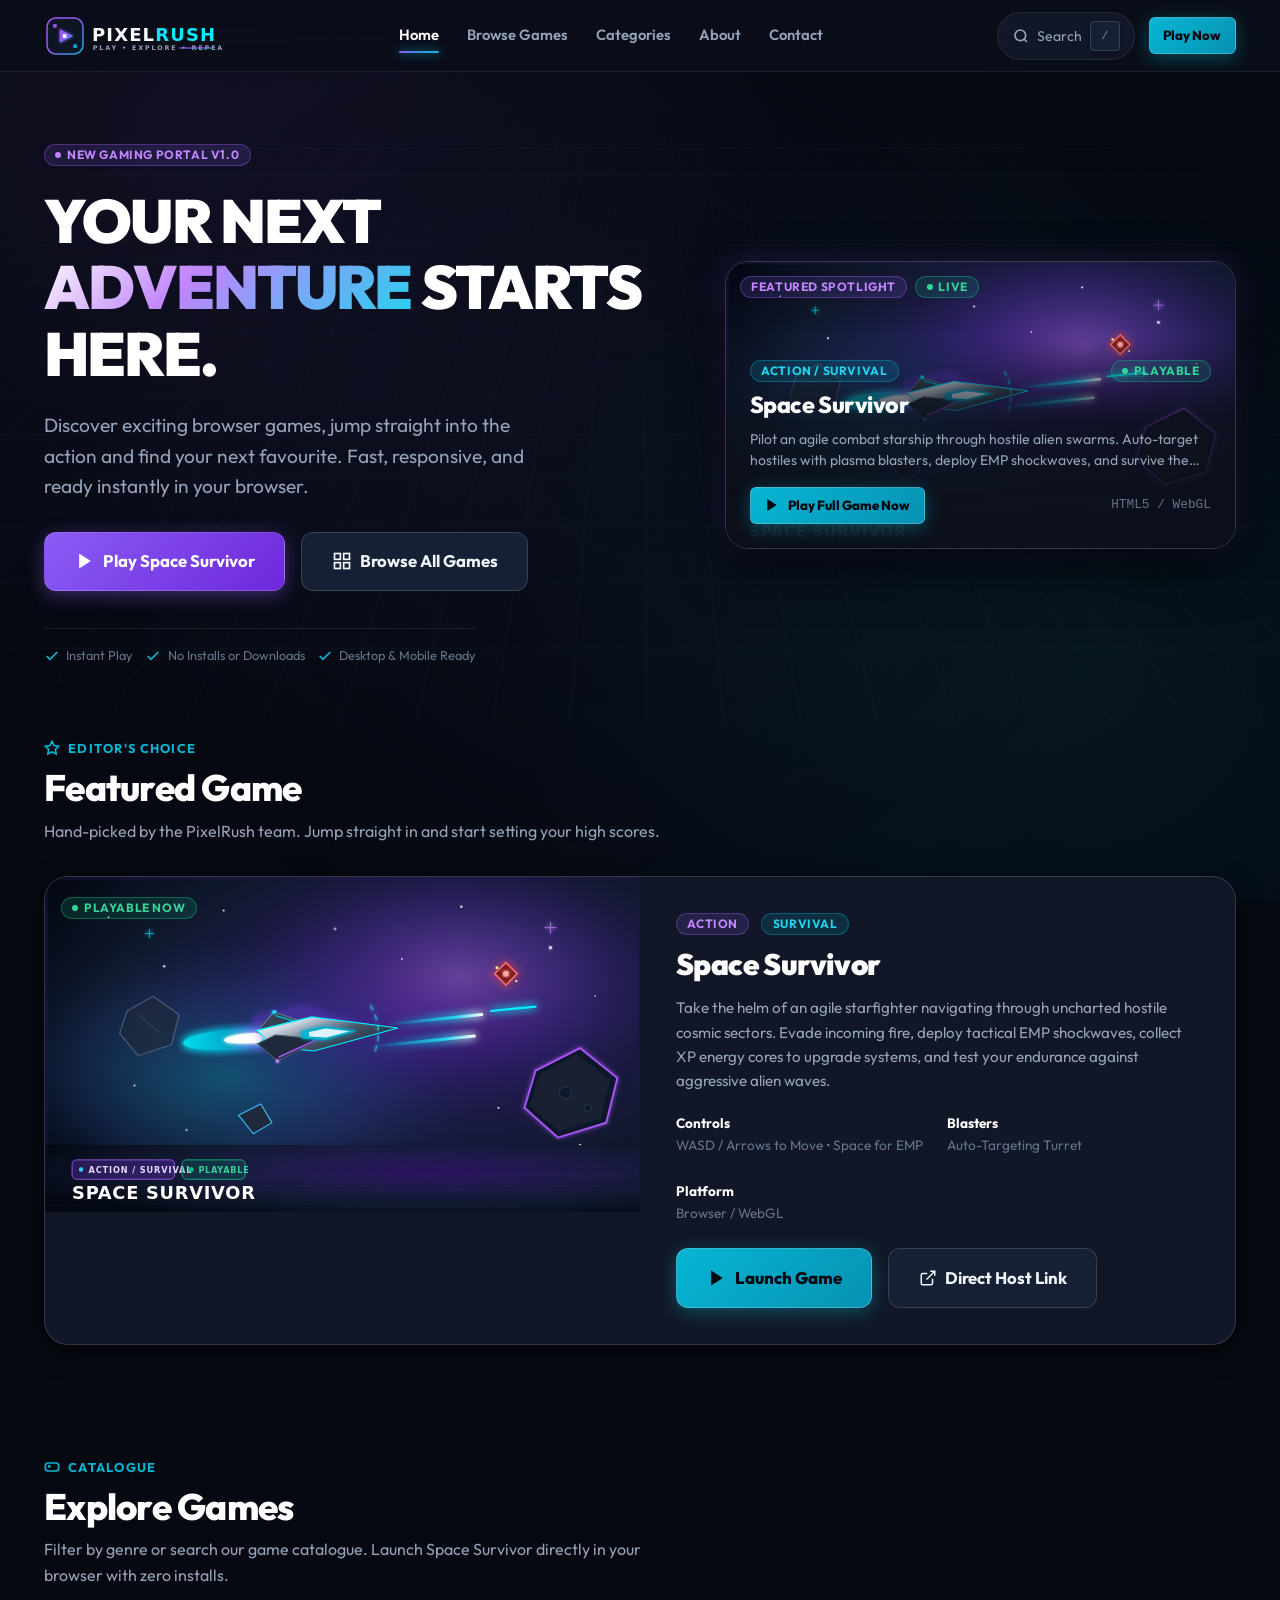
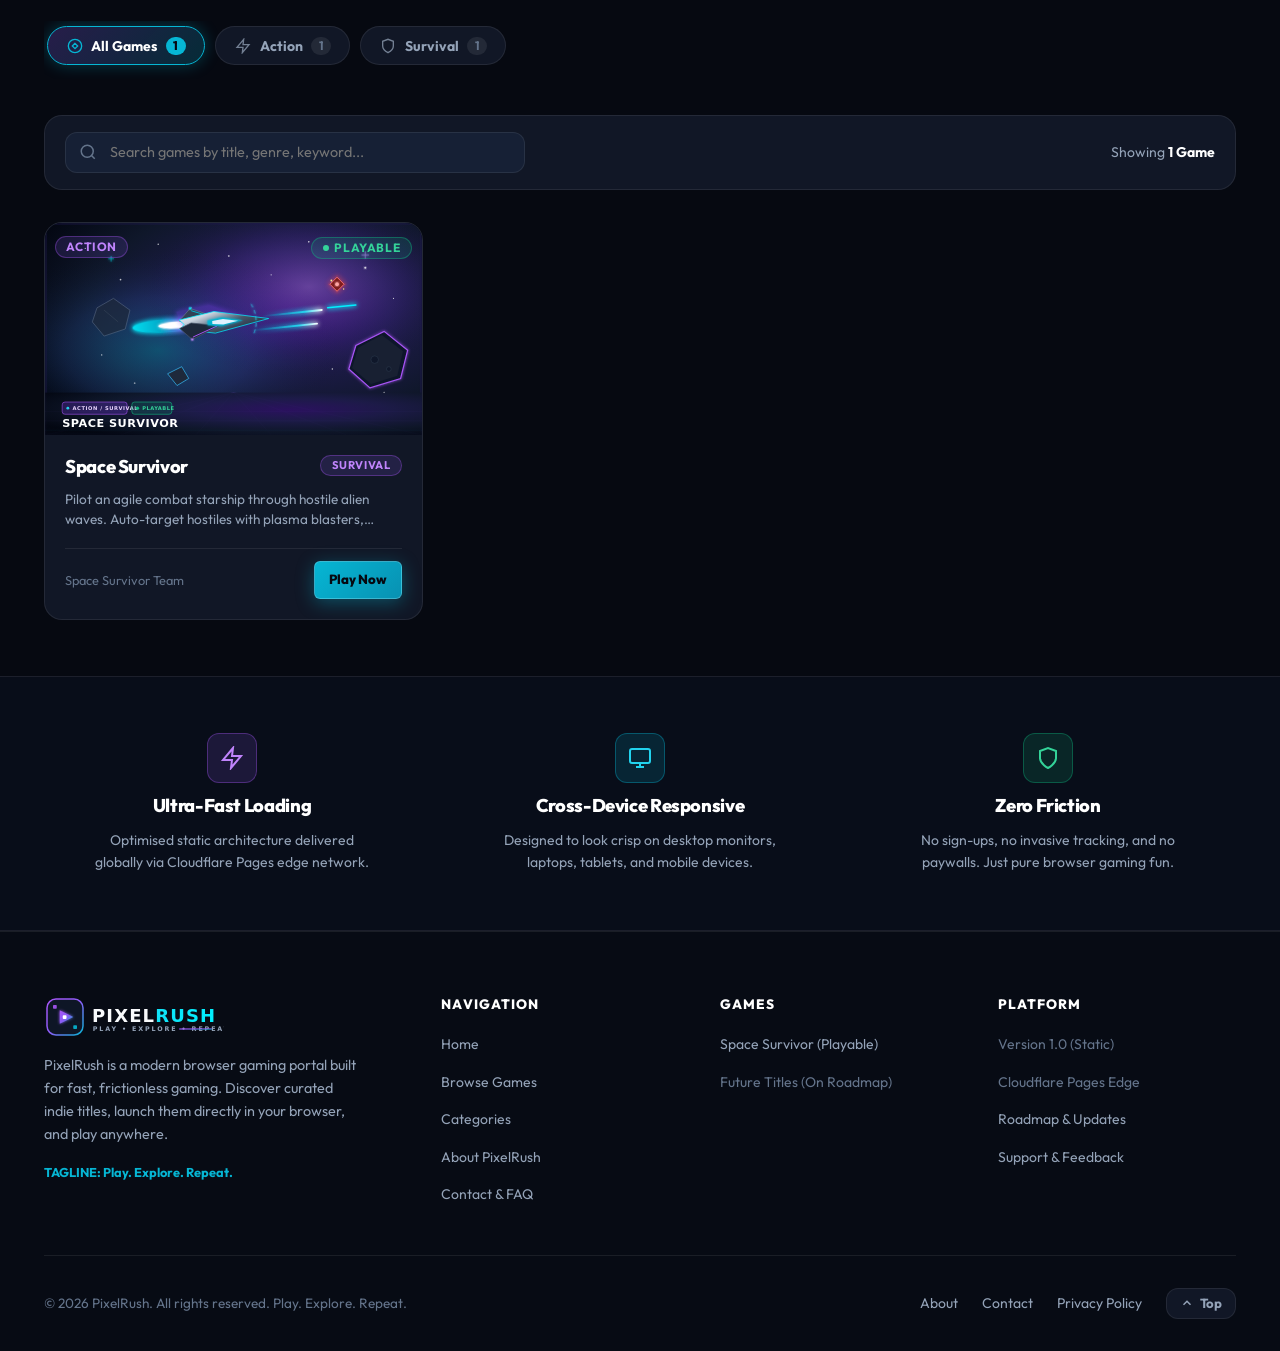
<file: index.html>
<!DOCTYPE html>
<html lang="en">
<head>
  <meta charset="UTF-8">
  <meta name="viewport" content="width=device-width, initial-scale=1.0">
  <meta http-equiv="X-UA-Compatible" content="IE=edge">
  
  <title>PixelRush — Play. Explore. Repeat. | Free Browser Games</title>
  <meta name="description" content="Discover exciting browser games on PixelRush. Jump straight into the action with Space Survivor and upcoming indie arcade hits. No downloads required.">
  <meta name="theme-color" content="#060911">
  
  <!-- Open Graph / Social Meta -->
  <meta property="og:type" content="website">
  <meta property="og:title" content="PixelRush — Play. Explore. Repeat.">
  <meta property="og:description" content="Discover exciting browser games on PixelRush. High performance, instant play, zero lag.">
  <meta property="og:image" content="assets/thumbnails/space-survivor.svg">

  <!-- Favicon -->
  <link rel="icon" type="image/svg+xml" href="assets/logo/favicon.svg">

  <!-- Google Fonts: Outfit & Inter -->
  <link rel="preconnect" href="https://fonts.googleapis.com">
  <link rel="preconnect" href="https://fonts.gstatic.com" crossorigin>
  <link href="https://fonts.googleapis.com/css2?family=Outfit:wght@400;500;600;700;800;900&family=Inter:wght@400;500;600;700&display=swap" rel="stylesheet">

  <!-- Stylesheet -->
  <link rel="stylesheet" href="style.css">
</head>
<body>

  <!-- =========================================================================
       1. NAVIGATION BAR
       ========================================================================= -->
  <header class="navbar" id="navbar">
    <div class="container nav-container">
      
      <!-- Logo -->
      <a href="index.html" class="brand-logo" aria-label="PixelRush Home">
        <img src="assets/logo/logo.svg" alt="PixelRush" class="brand-logo-img" width="180" height="42">
      </a>

      <!-- Desktop Nav Links -->
      <nav aria-label="Primary Navigation">
        <ul class="nav-links">
          <li><a href="index.html" class="nav-link active">Home</a></li>
          <li><a href="#browse" class="nav-link">Browse Games</a></li>
          <li><a href="#categories" class="nav-link">Categories</a></li>
          <li><a href="pages/about.html" class="nav-link">About</a></li>
          <li><a href="pages/contact.html" class="nav-link">Contact</a></li>
        </ul>
      </nav>

      <!-- Nav Actions (Search & Mobile Toggle) -->
      <div class="nav-actions">
        <button type="button" class="nav-search-btn" id="nav-search-btn" aria-label="Search games">
          <svg width="16" height="16" viewBox="0 0 24 24" fill="none" stroke="currentColor" stroke-width="2.5">
            <circle cx="11" cy="11" r="8"></circle>
            <line x1="21" y1="21" x2="16.65" y2="16.65"></line>
          </svg>
          <span>Search</span>
          <kbd>/</kbd>
        </button>

        <a href="games/space-survivor.html" class="btn btn-sm btn-cyan nav-cta-btn">
          Play Now
        </a>

        <!-- Mobile Hamburger Button -->
        <button type="button" class="mobile-nav-toggle" aria-label="Toggle navigation menu" aria-expanded="false" aria-controls="mobile-nav-drawer">
          <span class="hamburger-line"></span>
          <span class="hamburger-line"></span>
          <span class="hamburger-line"></span>
        </button>
      </div>

    </div>

    <!-- Mobile Nav Drawer -->
    <div class="mobile-nav-drawer" id="mobile-nav-drawer" aria-hidden="true">
      <ul class="mobile-nav-links">
        <li><a href="index.html" class="mobile-nav-link active">Home</a></li>
        <li><a href="#browse" class="mobile-nav-link">Browse Games</a></li>
        <li><a href="#categories" class="mobile-nav-link">Categories</a></li>
        <li><a href="pages/about.html" class="mobile-nav-link">About Us</a></li>
        <li><a href="pages/contact.html" class="mobile-nav-link">Contact &amp; FAQ</a></li>
      </ul>
      <div style="padding-top: 1rem; border-top: 1px solid var(--border-subtle);">
        <a href="games/space-survivor.html" class="btn btn-primary" style="width: 100%;">
          <svg width="18" height="18" viewBox="0 0 24 24" fill="currentColor">
            <polygon points="5 3 19 12 5 21 5 3"></polygon>
          </svg>
          Play Space Survivor
        </a>
      </div>
    </div>
  </header>

  <main>
    <!-- =========================================================================
         2. HERO SECTION
         ========================================================================= -->
    <section class="hero-section" aria-labelledby="hero-heading">
      <div class="hero-grid-bg" aria-hidden="true"></div>
      
      <div class="container">
        <div class="hero-content-wrapper">
          
          <!-- Hero Left Column: Headline & Value Proposition -->
          <div class="hero-text">
            <div class="badge badge-purple">
              <span class="badge-dot"></span>
              NEW GAMING PORTAL V1.0
            </div>

            <h1 id="hero-heading" class="hero-headline">
              YOUR NEXT <span class="gradient-text-purple-cyan">ADVENTURE</span> STARTS HERE.
            </h1>

            <p class="hero-subtitle">
              Discover exciting browser games, jump straight into the action and find your next favourite. Fast, responsive, and ready instantly in your browser.
            </p>

            <div class="hero-actions">
              <a href="games/space-survivor.html" class="btn btn-primary btn-lg" id="hero-play-btn">
                <svg width="20" height="20" viewBox="0 0 24 24" fill="currentColor">
                  <polygon points="5 3 19 12 5 21 5 3"></polygon>
                </svg>
                Play Space Survivor
              </a>
              <a href="#browse" class="btn btn-secondary btn-lg">
                <svg width="20" height="20" viewBox="0 0 24 24" fill="none" stroke="currentColor" stroke-width="2">
                  <rect x="3" y="3" width="7" height="7"></rect>
                  <rect x="14" y="3" width="7" height="7"></rect>
                  <rect x="14" y="14" width="7" height="7"></rect>
                  <rect x="3" y="14" width="7" height="7"></rect>
                </svg>
                Browse All Games
              </a>
            </div>

            <!-- Platform Highlights -->
            <div class="hero-feature-pills">
              <div class="hero-pill">
                <svg width="16" height="16" viewBox="0 0 24 24" fill="none" stroke="currentColor" stroke-width="2.5"><polyline points="20 6 9 17 4 12"/></svg>
                <span>Instant Play</span>
              </div>
              <div class="hero-pill">
                <svg width="16" height="16" viewBox="0 0 24 24" fill="none" stroke="currentColor" stroke-width="2.5"><polyline points="20 6 9 17 4 12"/></svg>
                <span>No Installs or Downloads</span>
              </div>
              <div class="hero-pill">
                <svg width="16" height="16" viewBox="0 0 24 24" fill="none" stroke="currentColor" stroke-width="2.5"><polyline points="20 6 9 17 4 12"/></svg>
                <span>Desktop &amp; Mobile Ready</span>
              </div>
            </div>
          </div>

          <!-- Hero Right Column: Featured Game Preview Card -->
          <div class="hero-preview-col">
            <article class="hero-card-preview" aria-label="Featured Game: Space Survivor">
              <div class="hero-card-image-wrap">
                <img 
                  src="assets/thumbnails/space-survivor.svg" 
                  alt="Space Survivor game preview" 
                  class="hero-card-image" 
                  width="800" 
                  height="450"
                >
                <div class="hero-card-badge-top">
                  <span class="badge badge-purple">FEATURED SPOTLIGHT</span>
                  <span class="badge badge-success"><span class="badge-dot"></span>LIVE</span>
                </div>
              </div>

              <div class="hero-card-overlay">
                <div style="display: flex; align-items: center; justify-content: space-between;">
                  <span class="badge badge-cyan">ACTION / SURVIVAL</span>
                  <span class="badge badge-success"><span class="badge-dot"></span>PLAYABLE</span>
                </div>

                <h2 class="hero-card-title">Space Survivor</h2>
                <p class="hero-card-desc">
                  Pilot an agile combat starship through hostile alien swarms. Auto-target hostiles with plasma blasters, deploy EMP shockwaves, and survive the cosmic void.
                </p>

                <div class="hero-card-footer">
                  <a href="games/space-survivor.html" class="btn btn-cyan btn-sm">
                    <svg width="16" height="16" viewBox="0 0 24 24" fill="currentColor">
                      <polygon points="5 3 19 12 5 21 5 3"></polygon>
                    </svg>
                    Play Full Game Now
                  </a>
                  <span style="font-size: 0.8rem; color: var(--text-muted); font-family: var(--font-mono);">
                    HTML5 / WebGL
                  </span>
                </div>
              </div>
            </article>
          </div>

        </div>
      </div>
    </section>

    <!-- =========================================================================
         3. FEATURED GAME SPOTLIGHT SECTION
         ========================================================================= -->
    <section class="section" id="featured" style="padding-top: 1rem;">
      <div class="container">
        
        <div class="section-header">
          <div class="section-tag">
            <svg width="16" height="16" viewBox="0 0 24 24" fill="none" stroke="currentColor" stroke-width="2.5">
              <polygon points="12 2 15.09 8.26 22 9.27 17 14.14 18.18 21.02 12 17.77 5.82 21.02 7 14.14 2 9.27 8.91 8.26 12 2"></polygon>
            </svg>
            <span>Editor's Choice</span>
          </div>
          <h2 class="section-title">Featured Game</h2>
          <p class="section-desc">Hand-picked by the PixelRush team. Jump straight in and start setting your high scores.</p>
        </div>

        <!-- Large Featured Game Showcase Banner -->
        <div style="background: var(--bg-surface); border: 1px solid var(--border-medium); border-radius: var(--radius-xl); overflow: hidden; display: grid; grid-template-columns: repeat(auto-fit, minmax(320px, 1fr)); box-shadow: var(--shadow-md);">
          
          <div style="position: relative; aspect-ratio: 16 / 9; background: #000; overflow: hidden;">
            <img 
              src="assets/thumbnails/space-survivor.svg" 
              alt="Space Survivor game thumbnail" 
              style="width: 100%; height: 100%; object-fit: cover;"
            >
            <div style="position: absolute; top: 16px; left: 16px;">
              <span class="badge badge-success"><span class="badge-dot"></span>PLAYABLE NOW</span>
            </div>
          </div>

          <div style="padding: 2.25rem; display: flex; flex-direction: column; justify-content: space-between; gap: 1.5rem;">
            <div>
              <div style="display: flex; align-items: center; gap: 0.75rem; margin-bottom: 0.75rem;">
                <span class="badge badge-purple">ACTION</span>
                <span class="badge badge-cyan">SURVIVAL</span>
              </div>

              <h3 style="font-size: 1.85rem; font-weight: 900; margin-bottom: 0.85rem; color: #FFFFFF;">
                Space Survivor
              </h3>

              <p style="color: var(--text-secondary); line-height: 1.6; font-size: 0.95rem;">
                Take the helm of an agile starfighter navigating through uncharted hostile cosmic sectors. Evade incoming fire, deploy tactical EMP shockwaves, collect XP energy cores to upgrade systems, and test your endurance against aggressive alien waves.
              </p>

              <div style="display: flex; gap: 1.5rem; margin-top: 1.25rem; font-size: 0.85rem; color: var(--text-muted); flex-wrap: wrap;">
                <div>
                  <span style="display: block; color: var(--text-white); font-weight: 700;">Controls</span>
                  <span>WASD / Arrows to Move • Space for EMP</span>
                </div>
                <div>
                  <span style="display: block; color: var(--text-white); font-weight: 700;">Blasters</span>
                  <span>Auto-Targeting Turret</span>
                </div>
                <div>
                  <span style="display: block; color: var(--text-white); font-weight: 700;">Platform</span>
                  <span>Browser / WebGL</span>
                </div>
              </div>
            </div>

            <div style="display: flex; align-items: center; gap: 1rem; flex-wrap: wrap;">
              <a href="games/space-survivor.html" class="btn btn-cyan btn-lg">
                <svg width="20" height="20" viewBox="0 0 24 24" fill="currentColor">
                  <polygon points="5 3 19 12 5 21 5 3"></polygon>
                </svg>
                Launch Game
              </a>
              <a href="https://space-survivor.pages.dev/" target="_blank" rel="noopener noreferrer" class="btn btn-secondary btn-lg" title="Open hosted version directly in new tab">
                <svg width="18" height="18" viewBox="0 0 24 24" fill="none" stroke="currentColor" stroke-width="2">
                  <path d="M18 13v6a2 2 0 0 1-2 2H5a2 2 0 0 1-2-2V8a2 2 0 0 1 2-2h6"></path>
                  <polyline points="15 3 21 3 21 9"></polyline>
                  <line x1="10" y1="14" x2="21" y2="3"></line>
                </svg>
                Direct Host Link
              </a>
            </div>

          </div>

        </div>

      </div>
    </section>

    <!-- =========================================================================
         4. BROWSE GAMES & CATEGORIES SECTION
         ========================================================================= -->
    <section class="section" id="browse" aria-labelledby="browse-heading">
      <div class="container">
        
        <div class="section-header" id="categories">
          <div class="section-tag">
            <svg width="16" height="16" viewBox="0 0 24 24" fill="none" stroke="currentColor" stroke-width="2.5">
              <path d="M6 11h4M8 9v4M15 12h.01M18 10h.01"></path>
              <rect x="2" y="6" width="20" height="12" rx="4"></rect>
            </svg>
            <span>Catalogue</span>
          </div>
          <h2 id="browse-heading" class="section-title">Explore Games</h2>
          <p class="section-desc">
            Filter by genre or search our game catalogue. Launch Space Survivor directly in your browser with zero installs.
          </p>
        </div>

        <!-- Category Filter Pills Bar -->
        <div class="categories-wrapper">
          <div class="categories-bar" role="tablist" aria-label="Game categories">
            <button type="button" class="category-btn active" data-category="all" role="tab" aria-selected="true">
              <svg width="16" height="16" viewBox="0 0 24 24" fill="none" stroke="currentColor" stroke-width="2">
                <circle cx="12" cy="12" r="10"></circle>
                <polygon points="12 8 8 12 12 16 16 12 12 8"></polygon>
              </svg>
              <span>All Games</span>
              <span class="category-count">1</span>
            </button>

            <button type="button" class="category-btn" data-category="action" role="tab" aria-selected="false">
              <svg width="16" height="16" viewBox="0 0 24 24" fill="none" stroke="currentColor" stroke-width="2">
                <polygon points="13 2 3 14 12 14 11 22 21 10 12 10 13 2"></polygon>
              </svg>
              <span>Action</span>
              <span class="category-count">1</span>
            </button>

            <button type="button" class="category-btn" data-category="survival" role="tab" aria-selected="false">
              <svg width="16" height="16" viewBox="0 0 24 24" fill="none" stroke="currentColor" stroke-width="2">
                <path d="M12 22s8-4 8-10V5l-8-3-8 3v7c0 6 8 10 8 10z"></path>
              </svg>
              <span>Survival</span>
              <span class="category-count">1</span>
            </button>
          </div>
        </div>

        <!-- Search & Control Toolbar -->
        <div class="browse-toolbar">
          
          <div class="search-input-wrap">
            <span class="search-input-icon">
              <svg width="18" height="18" viewBox="0 0 24 24" fill="none" stroke="currentColor" stroke-width="2">
                <circle cx="11" cy="11" r="8"></circle>
                <line x1="21" y1="21" x2="16.65" y2="16.65"></line>
              </svg>
            </span>
            <input 
              type="text" 
              id="game-search-input" 
              class="search-input" 
              placeholder="Search games by title, genre, keyword..." 
              autocomplete="off"
              aria-label="Search game catalogue"
            >
            <button type="button" id="search-clear-btn" class="search-clear-btn" aria-label="Clear search input">
              <svg width="14" height="14" viewBox="0 0 24 24" fill="none" stroke="currentColor" stroke-width="2.5">
                <line x1="18" y1="6" x2="6" y2="18"></line>
                <line x1="6" y1="6" x2="18" y2="18"></line>
              </svg>
            </button>
          </div>

          <div class="results-meta">
            Showing <span id="results-count" class="results-count">1 Game</span>
          </div>

        </div>

        <!-- Dynamic Game Card Grid -->
        <div class="games-grid" id="games-grid" aria-live="polite">
          <!-- Dynamically populated via script.js from GAMES_CATALOGUE -->
          <noscript>
            <!-- Fallback for JavaScript-disabled environments -->
            <article class="game-card playable">
              <div class="game-card-media">
                <img src="assets/thumbnails/space-survivor.svg" alt="Space Survivor" class="game-card-thumb">
                <div class="badge-top-left"><span class="badge badge-purple">ACTION</span></div>
                <div class="badge-top-right"><span class="badge badge-success">PLAYABLE</span></div>
              </div>
              <div class="game-card-body">
                <h3 class="game-card-title">Space Survivor</h3>
                <p class="game-card-desc">Pilot an agile combat starship through hostile alien waves. Auto-target hostiles with plasma blasters, deploy EMP shockwaves, and survive the cosmic void.</p>
                <div class="game-card-footer">
                  <a href="games/space-survivor.html" class="btn btn-sm btn-cyan">Play Now</a>
                </div>
              </div>
            </article>
          </noscript>
        </div>

      </div>
    </section>

    <!-- =========================================================================
         5. PLATFORM VALUE HIGHLIGHTS BANNER
         ========================================================================= -->
    <section class="section" style="background: rgba(14, 22, 38, 0.4); border-top: 1px solid var(--border-subtle); border-bottom: 1px solid var(--border-subtle);">
      <div class="container">
        
        <div style="display: grid; grid-template-columns: repeat(auto-fit, minmax(260px, 1fr)); gap: 2rem; text-align: center;">
          
          <div style="display: flex; flex-direction: column; align-items: center; gap: 0.75rem;">
            <div style="width: 50px; height: 50px; border-radius: var(--radius-md); background: var(--purple-subtle); border: 1px solid var(--purple-border); display: flex; align-items: center; justify-content: center; color: #C084FC;">
              <svg width="24" height="24" viewBox="0 0 24 24" fill="none" stroke="currentColor" stroke-width="2">
                <polygon points="13 2 3 14 12 14 11 22 21 10 12 10 13 2"></polygon>
              </svg>
            </div>
            <h3 style="font-size: 1.15rem; font-weight: 800;">Ultra-Fast Loading</h3>
            <p style="color: var(--text-secondary); font-size: 0.875rem; max-width: 280px;">
              Optimised static architecture delivered globally via Cloudflare Pages edge network.
            </p>
          </div>

          <div style="display: flex; flex-direction: column; align-items: center; gap: 0.75rem;">
            <div style="width: 50px; height: 50px; border-radius: var(--radius-md); background: var(--cyan-subtle); border: 1px solid var(--cyan-border); display: flex; align-items: center; justify-content: center; color: #22D3EE;">
              <svg width="24" height="24" viewBox="0 0 24 24" fill="none" stroke="currentColor" stroke-width="2">
                <rect x="2" y="3" width="20" height="14" rx="2" ry="2"></rect>
                <line x1="8" y1="21" x2="16" y2="21"></line>
                <line x1="12" y1="17" x2="12" y2="21"></line>
              </svg>
            </div>
            <h3 style="font-size: 1.15rem; font-weight: 800;">Cross-Device Responsive</h3>
            <p style="color: var(--text-secondary); font-size: 0.875rem; max-width: 280px;">
              Designed to look crisp on desktop monitors, laptops, tablets, and mobile devices.
            </p>
          </div>

          <div style="display: flex; flex-direction: column; align-items: center; gap: 0.75rem;">
            <div style="width: 50px; height: 50px; border-radius: var(--radius-md); background: rgba(16, 185, 129, 0.15); border: 1px solid rgba(16, 185, 129, 0.35); display: flex; align-items: center; justify-content: center; color: #34D399;">
              <svg width="24" height="24" viewBox="0 0 24 24" fill="none" stroke="currentColor" stroke-width="2">
                <path d="M12 22s8-4 8-10V5l-8-3-8 3v7c0 6 8 10 8 10z"></path>
              </svg>
            </div>
            <h3 style="font-size: 1.15rem; font-weight: 800;">Zero Friction</h3>
            <p style="color: var(--text-secondary); font-size: 0.875rem; max-width: 280px;">
              No sign-ups, no invasive tracking, and no paywalls. Just pure browser gaming fun.
            </p>
          </div>

        </div>

      </div>
    </section>
  </main>

  <!-- =========================================================================
       6. FOOTER
       ========================================================================= -->
  <footer class="footer">
    <div class="container">
      <div class="footer-top">
        
        <!-- Brand Info -->
        <div class="footer-brand">
          <a href="index.html" class="brand-logo" aria-label="PixelRush Home">
            <img src="assets/logo/logo.svg" alt="PixelRush" class="brand-logo-img" width="180" height="42">
          </a>
          <p class="footer-brand-desc">
            PixelRush is a modern browser gaming portal built for fast, frictionless gaming. Discover curated indie titles, launch them directly in your browser, and play anywhere.
          </p>
          <div style="font-size: 0.8rem; color: var(--cyan-primary); font-weight: 700;">
            TAGLINE: Play. Explore. Repeat.
          </div>
        </div>

        <!-- Navigation Links -->
        <div>
          <h4 class="footer-col-title">Navigation</h4>
          <ul class="footer-links">
            <li><a href="index.html" class="footer-link">Home</a></li>
            <li><a href="#browse" class="footer-link">Browse Games</a></li>
            <li><a href="#categories" class="footer-link">Categories</a></li>
            <li><a href="pages/about.html" class="footer-link">About PixelRush</a></li>
            <li><a href="pages/contact.html" class="footer-link">Contact &amp; FAQ</a></li>
          </ul>
        </div>

        <!-- Featured Games -->
        <div>
          <h4 class="footer-col-title">Games</h4>
          <ul class="footer-links">
            <li><a href="games/space-survivor.html" class="footer-link">Space Survivor (Playable)</a></li>
            <li><a href="pages/about.html#roadmap" class="footer-link" style="color: var(--text-muted);">Future Titles (On Roadmap)</a></li>
          </ul>
        </div>

        <!-- Quick Info / Architecture -->
        <div>
          <h4 class="footer-col-title">Platform</h4>
          <ul class="footer-links">
            <li><span class="footer-link" style="color: var(--text-muted);">Version 1.0 (Static)</span></li>
            <li><span class="footer-link" style="color: var(--text-muted);">Cloudflare Pages Edge</span></li>
            <li><a href="pages/about.html#roadmap" class="footer-link">Roadmap &amp; Updates</a></li>
            <li><a href="pages/contact.html" class="footer-link">Support &amp; Feedback</a></li>
          </ul>
        </div>

      </div>

      <div class="footer-bottom">
        <div>
          &copy; 2026 PixelRush. All rights reserved. Play. Explore. Repeat.
        </div>
        <div class="footer-bottom-links">
          <a href="pages/about.html" class="footer-link">About</a>
          <a href="pages/contact.html" class="footer-link">Contact</a>
          <a href="#navbar" class="footer-link">Privacy Policy</a>
          <button type="button" class="back-to-top-btn" id="back-to-top-btn" aria-label="Scroll back to top">
            <svg width="14" height="14" viewBox="0 0 24 24" fill="none" stroke="currentColor" stroke-width="2.5">
              <polyline points="18 15 12 9 6 15"></polyline>
            </svg>
            <span>Top</span>
          </button>
        </div>
      </div>
    </div>
  </footer>

  <!-- Scripts -->
  <script src="script.js"></script>
</body>
</html>
</file>
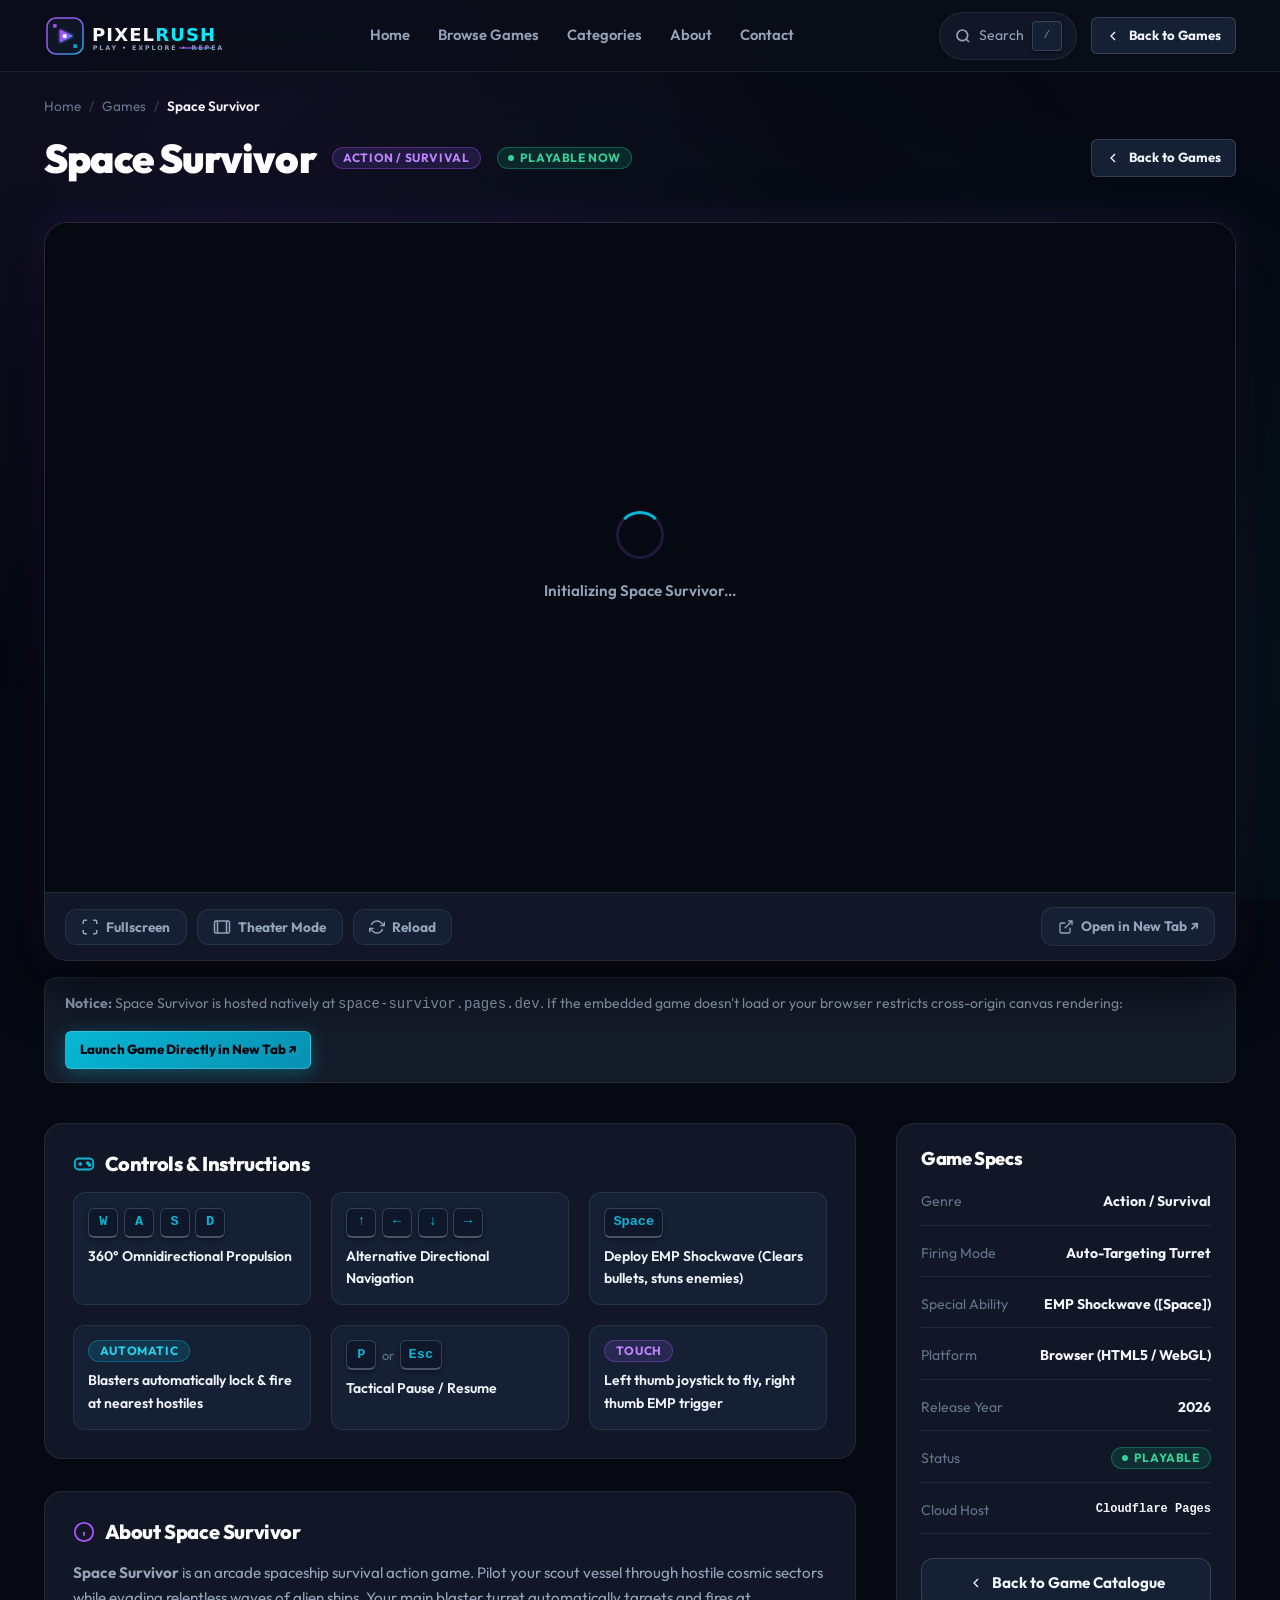
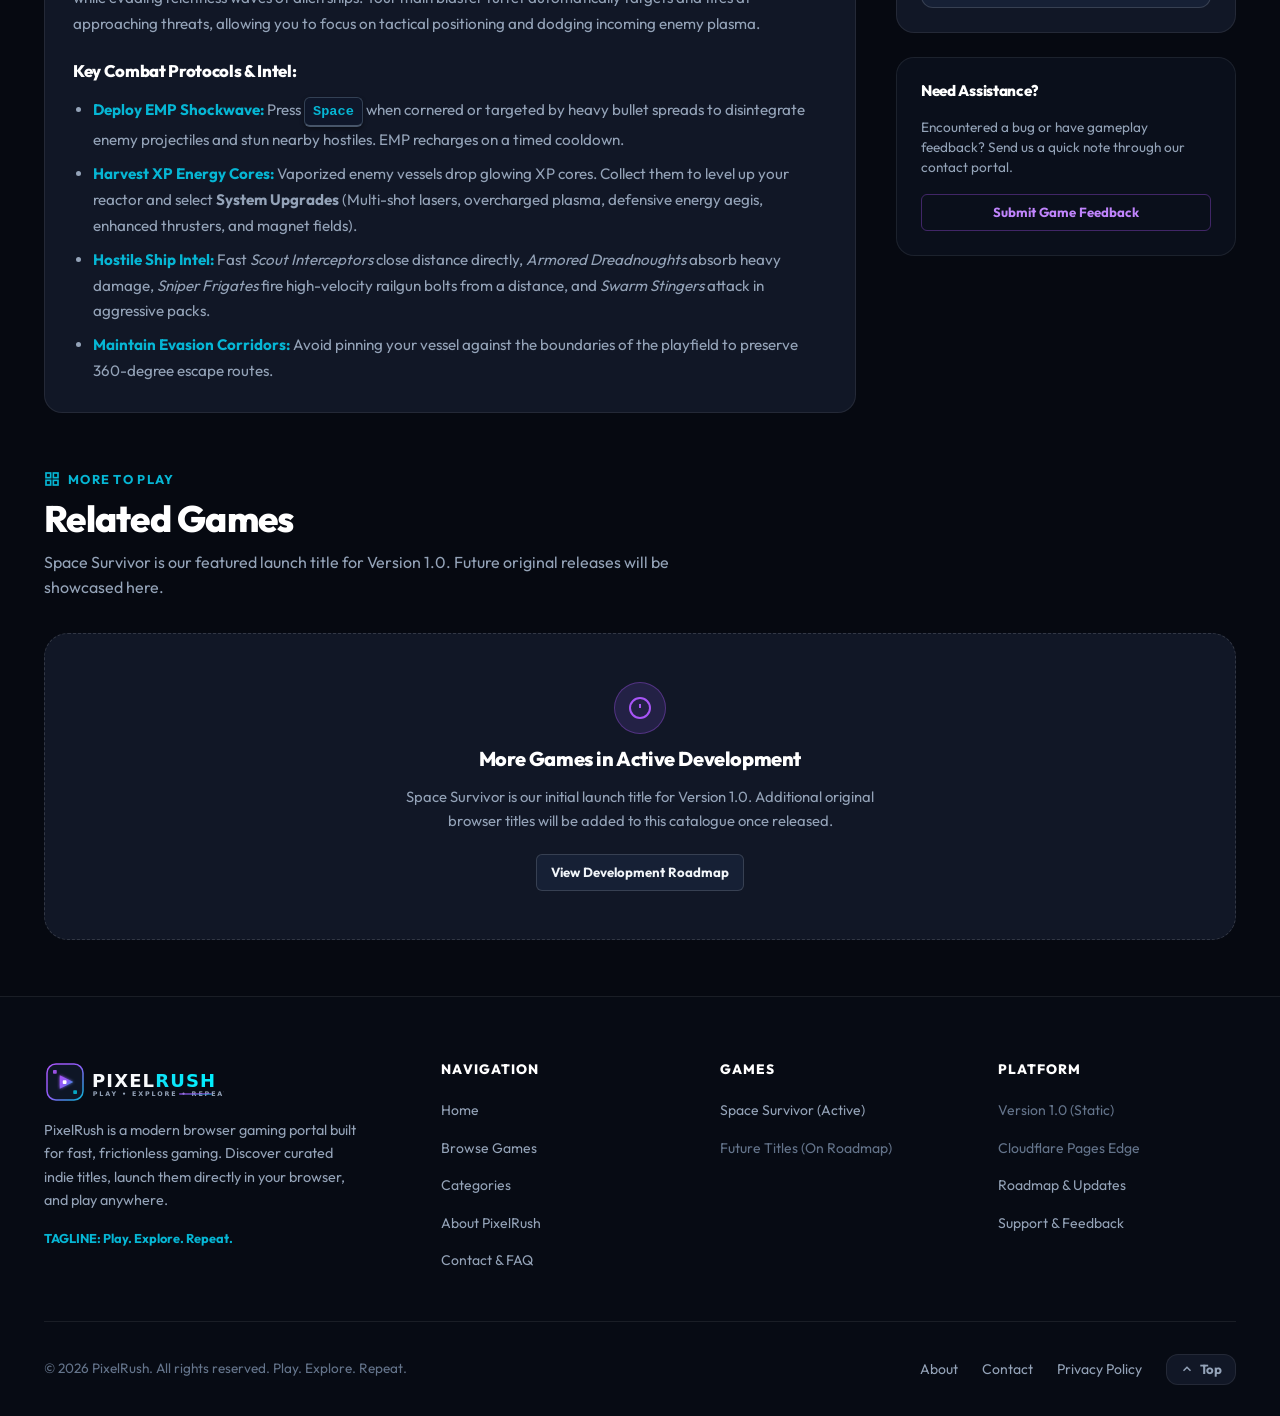
<file: games/space-survivor.html>
<!DOCTYPE html>
<html lang="en">
<head>
  <meta charset="UTF-8">
  <meta name="viewport" content="width=device-width, initial-scale=1.0">
  <meta http-equiv="X-UA-Compatible" content="IE=edge">
  
  <title>Space Survivor — Play Free Online | PixelRush</title>
  <meta name="description" content="Play Space Survivor for free on PixelRush. Command an advanced starfighter, dodge asteroid fields, defeat hostile alien drones, and survive the cosmic void.">
  <meta name="theme-color" content="#060911">

  <!-- Open Graph -->
  <meta property="og:type" content="website">
  <meta property="og:title" content="Space Survivor — PixelRush Browser Games">
  <meta property="og:description" content="Play Space Survivor online in your browser. Fast-paced action survival space shooter.">
  <meta property="og:image" content="../assets/thumbnails/space-survivor.svg">

  <!-- Favicon -->
  <link rel="icon" type="image/svg+xml" href="../assets/logo/favicon.svg">

  <!-- Google Fonts: Outfit & Inter -->
  <link rel="preconnect" href="https://fonts.googleapis.com">
  <link rel="preconnect" href="https://fonts.gstatic.com" crossorigin>
  <link href="https://fonts.googleapis.com/css2?family=Outfit:wght@400;500;600;700;800;900&family=Inter:wght@400;500;600;700&display=swap" rel="stylesheet">

  <!-- Stylesheet -->
  <link rel="stylesheet" href="../style.css">
</head>
<body>

  <!-- =========================================================================
       1. NAVIGATION BAR
       ========================================================================= -->
  <header class="navbar" id="navbar">
    <div class="container nav-container">
      
      <!-- Logo -->
      <a href="../index.html" class="brand-logo" aria-label="PixelRush Home">
        <img src="../assets/logo/logo.svg" alt="PixelRush" class="brand-logo-img" width="180" height="42">
      </a>

      <!-- Desktop Nav Links -->
      <nav aria-label="Primary Navigation">
        <ul class="nav-links">
          <li><a href="../index.html" class="nav-link">Home</a></li>
          <li><a href="../index.html#browse" class="nav-link">Browse Games</a></li>
          <li><a href="../index.html#categories" class="nav-link">Categories</a></li>
          <li><a href="../pages/about.html" class="nav-link">About</a></li>
          <li><a href="../pages/contact.html" class="nav-link">Contact</a></li>
        </ul>
      </nav>

      <!-- Nav Actions -->
      <div class="nav-actions">
        <a href="../index.html#browse" class="nav-search-btn" id="nav-search-btn" aria-label="Search games">
          <svg width="16" height="16" viewBox="0 0 24 24" fill="none" stroke="currentColor" stroke-width="2.5">
            <circle cx="11" cy="11" r="8"></circle>
            <line x1="21" y1="21" x2="16.65" y2="16.65"></line>
          </svg>
          <span>Search</span>
          <kbd>/</kbd>
        </a>

        <a href="../index.html#browse" class="btn btn-secondary btn-sm">
          <svg width="16" height="16" viewBox="0 0 24 24" fill="none" stroke="currentColor" stroke-width="2">
            <polyline points="15 18 9 12 15 6"></polyline>
          </svg>
          Back to Games
        </a>

        <!-- Mobile Hamburger Button -->
        <button type="button" class="mobile-nav-toggle" aria-label="Toggle navigation menu" aria-expanded="false" aria-controls="mobile-nav-drawer">
          <span class="hamburger-line"></span>
          <span class="hamburger-line"></span>
          <span class="hamburger-line"></span>
        </button>
      </div>

    </div>

    <!-- Mobile Nav Drawer -->
    <div class="mobile-nav-drawer" id="mobile-nav-drawer" aria-hidden="true">
      <ul class="mobile-nav-links">
        <li><a href="../index.html" class="mobile-nav-link">Home</a></li>
        <li><a href="../index.html#browse" class="mobile-nav-link">Browse Games</a></li>
        <li><a href="../index.html#categories" class="mobile-nav-link">Categories</a></li>
        <li><a href="../pages/about.html" class="mobile-nav-link">About Us</a></li>
        <li><a href="../pages/contact.html" class="mobile-nav-link">Contact &amp; FAQ</a></li>
      </ul>
      <div style="padding-top: 1rem; border-top: 1px solid var(--border-subtle);">
        <a href="../index.html#browse" class="btn btn-secondary" style="width: 100%;">
          Back to Game Catalogue
        </a>
      </div>
    </div>
  </header>

  <main>
    <div class="container">
      
      <!-- =====================================================================
           2. BREADCRUMBS & TITLE BANNER
           ===================================================================== -->
      <div class="game-view-header">
        
        <!-- Breadcrumb Navigation -->
        <nav class="breadcrumbs" aria-label="Breadcrumbs">
          <a href="../index.html">Home</a>
          <span class="breadcrumbs-separator">/</span>
          <a href="../index.html#browse">Games</a>
          <span class="breadcrumbs-separator">/</span>
          <span class="breadcrumbs-current" aria-current="page">Space Survivor</span>
        </nav>

        <!-- Title & Category Bar -->
        <div class="game-title-bar">
          <div class="game-title-wrap">
            <h1 class="game-title-main">Space Survivor</h1>
            <span class="badge badge-purple">ACTION / SURVIVAL</span>
            <span class="badge badge-success"><span class="badge-dot"></span>PLAYABLE NOW</span>
          </div>

          <div style="display: flex; align-items: center; gap: 0.75rem; flex-wrap: wrap;">
            <a href="../index.html#browse" class="btn btn-secondary btn-sm">
              <svg width="16" height="16" viewBox="0 0 24 24" fill="none" stroke="currentColor" stroke-width="2">
                <polyline points="15 18 9 12 15 6"></polyline>
              </svg>
              Back to Games
            </a>
          </div>
        </div>

      </div>

      <!-- =====================================================================
           3. RESPONSIVE GAME PLAYER AREA (IFRAME CONTAINER)
           ===================================================================== -->
      <section aria-label="Game Player">
        <div class="game-player-wrapper" id="game-player-wrapper">
          
          <!-- Responsive 16:9 Aspect Ratio Frame Container -->
          <div class="game-iframe-box">
            
            <!-- Loading Indicator Overlay -->
            <div class="game-loader-overlay" id="game-loader-overlay">
              <div class="game-spinner"></div>
              <p style="color: var(--text-secondary); font-size: 0.95rem; font-weight: 600;">
                Initializing Space Survivor...
              </p>
            </div>

            <!-- Embedded Live Game -->
            <iframe 
              src="https://space-survivor.pages.dev/" 
              id="game-iframe"
              class="game-iframe"
              title="Space Survivor - Browser Game on PixelRush"
              allow="fullscreen; autoplay; gamepad; keyboard-map"
              allowfullscreen
              loading="eager"
            ></iframe>
          </div>

          <!-- Game Player Toolbar -->
          <div class="game-player-toolbar">
            
            <div class="game-toolbar-left">
              <!-- Fullscreen Button -->
              <button type="button" class="toolbar-btn" id="fullscreen-btn" aria-label="Toggle Fullscreen Mode">
                <svg width="18" height="18" viewBox="0 0 24 24" fill="none" stroke="currentColor" stroke-width="2">
                  <path d="M8 3H5a2 2 0 0 0-2 2v3m18 0V5a2 2 0 0 0-2-2h-3m0 18h3a2 2 0 0 0 2-2v-3M3 16v3a2 2 0 0 0 2 2h3"></path>
                </svg>
                <span>Fullscreen</span>
              </button>

              <!-- Theater / Wide Mode Toggle -->
              <button type="button" class="toolbar-btn" id="theater-btn" aria-label="Toggle Theater Mode">
                <svg width="18" height="18" viewBox="0 0 24 24" fill="none" stroke="currentColor" stroke-width="2">
                  <rect x="2" y="4" width="20" height="16" rx="2"></rect>
                  <line x1="6" y1="4" x2="6" y2="20"></line>
                  <line x1="18" y1="4" x2="18" y2="20"></line>
                </svg>
                <span>Theater Mode</span>
              </button>

              <!-- Reload Frame Button -->
              <button type="button" class="toolbar-btn" id="reload-btn" aria-label="Reload Game">
                <svg width="16" height="16" viewBox="0 0 24 24" fill="none" stroke="currentColor" stroke-width="2">
                  <polyline points="23 4 23 10 17 10"></polyline>
                  <polyline points="1 20 1 14 7 14"></polyline>
                  <path d="M3.51 9a9 9 0 0 1 14.85-3.36L23 10M1 14l4.64 4.36A9 9 0 0 0 20.49 15"></path>
                </svg>
                <span>Reload</span>
              </button>
            </div>

            <div class="game-toolbar-right">
              <!-- Fallback Direct Link Button -->
              <a 
                href="https://space-survivor.pages.dev/" 
                target="_blank" 
                rel="noopener noreferrer" 
                class="toolbar-btn"
                title="If the embed fails or on mobile devices, open directly in a new window"
              >
                <svg width="16" height="16" viewBox="0 0 24 24" fill="none" stroke="currentColor" stroke-width="2">
                  <path d="M18 13v6a2 2 0 0 1-2 2H5a2 2 0 0 1-2-2V8a2 2 0 0 1 2-2h6"></path>
                  <polyline points="15 3 21 3 21 9"></polyline>
                  <line x1="10" y1="14" x2="21" y2="3"></line>
                </svg>
                <span>Open in New Tab ↗</span>
              </a>
            </div>

          </div>

        </div>

        <!-- Fallback Information Banner -->
        <div class="game-fallback-banner">
          <div>
            <strong>Notice:</strong> Space Survivor is hosted natively at <code>space-survivor.pages.dev</code>. If the embedded game doesn't load or your browser restricts cross-origin canvas rendering:
          </div>
          <a href="https://space-survivor.pages.dev/" target="_blank" rel="noopener noreferrer" class="btn btn-sm btn-cyan">
            Launch Game Directly in New Tab ↗
          </a>
        </div>
      </section>

      <!-- =====================================================================
           4. CONTROLS, INSTRUCTIONS & GAME INFORMATION
           ===================================================================== -->
      <section class="game-details-layout">
        
        <!-- Left Column: Controls & Gameplay Guide -->
        <div class="game-content-panel">
          
          <!-- Controls Panel -->
          <article class="game-info-card">
            <h3>
              <svg width="22" height="22" viewBox="0 0 24 24" fill="none" stroke="var(--cyan-primary)" stroke-width="2">
                <rect x="2" y="6" width="20" height="12" rx="4"></rect>
                <line x1="6" y1="12" x2="10" y2="12"></line>
                <line x1="8" y1="10" x2="8" y2="14"></line>
                <circle cx="16" cy="11" r="1"></circle>
                <circle cx="18" cy="13" r="1"></circle>
              </svg>
              <span>Controls &amp; Instructions</span>
            </h3>

            <div class="controls-grid">
              
              <div class="control-item">
                <div class="control-keys">
                  <kbd>W</kbd>
                  <kbd>A</kbd>
                  <kbd>S</kbd>
                  <kbd>D</kbd>
                </div>
                <span class="control-action">360° Omnidirectional Propulsion</span>
              </div>

              <div class="control-item">
                <div class="control-keys">
                  <kbd>↑</kbd>
                  <kbd>←</kbd>
                  <kbd>↓</kbd>
                  <kbd>→</kbd>
                </div>
                <span class="control-action">Alternative Directional Navigation</span>
              </div>

              <div class="control-item">
                <div class="control-keys">
                  <kbd>Space</kbd>
                </div>
                <span class="control-action">Deploy EMP Shockwave (Clears bullets, stuns enemies)</span>
              </div>

              <div class="control-item">
                <div class="control-keys">
                  <span class="badge badge-cyan">AUTOMATIC</span>
                </div>
                <span class="control-action">Blasters automatically lock &amp; fire at nearest hostiles</span>
              </div>

              <div class="control-item">
                <div class="control-keys">
                  <kbd>P</kbd>
                  <span style="color: var(--text-muted); font-size: 0.8rem;">or</span>
                  <kbd>Esc</kbd>
                </div>
                <span class="control-action">Tactical Pause / Resume</span>
              </div>

              <div class="control-item">
                <div class="control-keys">
                  <span class="badge badge-purple">TOUCH</span>
                </div>
                <span class="control-action">Left thumb joystick to fly, right thumb EMP trigger</span>
              </div>

            </div>
          </article>

          <!-- About Game & Tips Panel -->
          <article class="game-info-card">
            <h3>
              <svg width="22" height="22" viewBox="0 0 24 24" fill="none" stroke="var(--purple-glow)" stroke-width="2">
                <circle cx="12" cy="12" r="10"></circle>
                <line x1="12" y1="16" x2="12" y2="12"></line>
                <line x1="12" y1="8" x2="12.01" y2="8"></line>
              </svg>
              <span>About Space Survivor</span>
            </h3>

            <div style="color: var(--text-secondary); line-height: 1.7; display: flex; flex-direction: column; gap: 1rem; font-size: 0.95rem;">
              <p>
                <strong>Space Survivor</strong> is an arcade spaceship survival action game. Pilot your scout vessel through hostile cosmic sectors while evading relentless waves of alien ships. Your main blaster turret automatically targets and fires at approaching threats, allowing you to focus on tactical positioning and dodging incoming enemy plasma.
              </p>
              
              <h4 style="color: var(--text-white); font-size: 1.05rem; margin-top: 0.5rem;">Key Combat Protocols &amp; Intel:</h4>
              <ul style="padding-left: 1.25rem; display: flex; flex-direction: column; gap: 0.5rem;">
                <li><strong style="color: var(--cyan-primary);">Deploy EMP Shockwave:</strong> Press <kbd>Space</kbd> when cornered or targeted by heavy bullet spreads to disintegrate enemy projectiles and stun nearby hostiles. EMP recharges on a timed cooldown.</li>
                <li><strong style="color: var(--cyan-primary);">Harvest XP Energy Cores:</strong> Vaporized enemy vessels drop glowing XP cores. Collect them to level up your reactor and select <strong>System Upgrades</strong> (Multi-shot lasers, overcharged plasma, defensive energy aegis, enhanced thrusters, and magnet fields).</li>
                <li><strong style="color: var(--cyan-primary);">Hostile Ship Intel:</strong> Fast <em>Scout Interceptors</em> close distance directly, <em>Armored Dreadnoughts</em> absorb heavy damage, <em>Sniper Frigates</em> fire high-velocity railgun bolts from a distance, and <em>Swarm Stingers</em> attack in aggressive packs.</li>
                <li><strong style="color: var(--cyan-primary);">Maintain Evasion Corridors:</strong> Avoid pinning your vessel against the boundaries of the playfield to preserve 360-degree escape routes.</li>
              </ul>
            </div>
          </article>

        </div>

        <!-- Right Column: Game Specifications & Metadata -->
        <aside class="game-sidebar-specs" aria-label="Game Specifications">
          
          <div class="specs-card">
            <h3 style="font-size: 1.15rem; margin-bottom: 0.25rem;">Game Specs</h3>
            
            <div class="spec-row">
              <span class="spec-label">Genre</span>
              <span class="spec-value">Action / Survival</span>
            </div>

            <div class="spec-row">
              <span class="spec-label">Firing Mode</span>
              <span class="spec-value">Auto-Targeting Turret</span>
            </div>

            <div class="spec-row">
              <span class="spec-label">Special Ability</span>
              <span class="spec-value">EMP Shockwave ([Space])</span>
            </div>

            <div class="spec-row">
              <span class="spec-label">Platform</span>
              <span class="spec-value">Browser (HTML5 / WebGL)</span>
            </div>

            <div class="spec-row">
              <span class="spec-label">Release Year</span>
              <span class="spec-value">2026</span>
            </div>

            <div class="spec-row">
              <span class="spec-label">Status</span>
              <span class="badge badge-success"><span class="badge-dot"></span>Playable</span>
            </div>

            <div class="spec-row">
              <span class="spec-label">Cloud Host</span>
              <span class="spec-value" style="font-family: var(--font-mono); font-size: 0.75rem;">Cloudflare Pages</span>
            </div>

            <div style="margin-top: 0.5rem;">
              <a href="../index.html#browse" class="btn btn-secondary" style="width: 100%;">
                <svg width="16" height="16" viewBox="0 0 24 24" fill="none" stroke="currentColor" stroke-width="2">
                  <polyline points="15 18 9 12 15 6"></polyline>
                </svg>
                Back to Game Catalogue
              </a>
            </div>
          </div>

          <!-- Quick Share / Help Widget -->
          <div class="specs-card" style="background: rgba(14, 22, 38, 0.5);">
            <h4 style="font-size: 0.95rem; font-weight: 800; color: var(--text-white);">Need Assistance?</h4>
            <p style="font-size: 0.85rem; color: var(--text-secondary); line-height: 1.5;">
              Encountered a bug or have gameplay feedback? Send us a quick note through our contact portal.
            </p>
            <a href="../pages/contact.html" class="btn btn-outline-purple btn-sm" style="width: 100%;">
              Submit Game Feedback
            </a>
          </div>

        </aside>

      </section>

      <!-- =====================================================================
           5. RELATED GAMES SECTION
           ===================================================================== -->
      <section class="section" id="related-games-section">
        <div class="section-header">
          <div class="section-tag">
            <svg width="16" height="16" viewBox="0 0 24 24" fill="none" stroke="currentColor" stroke-width="2.5">
              <rect x="3" y="3" width="7" height="7"></rect>
              <rect x="14" y="3" width="7" height="7"></rect>
              <rect x="14" y="14" width="7" height="7"></rect>
              <rect x="3" y="14" width="7" height="7"></rect>
            </svg>
            <span>More to Play</span>
          </div>
          <h2 class="section-title">Related Games</h2>
          <p class="section-desc">Space Survivor is our featured launch title for Version 1.0. Future original releases will be showcased here.</p>
        </div>

        <!-- Populated via script.js -->
        <div class="games-grid" id="related-games-grid">
          <!-- Dynamically populated -->
        </div>
      </section>

    </div>
  </main>

  <!-- =========================================================================
       6. FOOTER
       ========================================================================= -->
  <footer class="footer">
    <div class="container">
      <div class="footer-top">
        
        <!-- Brand Info -->
        <div class="footer-brand">
          <a href="../index.html" class="brand-logo" aria-label="PixelRush Home">
            <img src="../assets/logo/logo.svg" alt="PixelRush" class="brand-logo-img" width="180" height="42">
          </a>
          <p class="footer-brand-desc">
            PixelRush is a modern browser gaming portal built for fast, frictionless gaming. Discover curated indie titles, launch them directly in your browser, and play anywhere.
          </p>
          <div style="font-size: 0.8rem; color: var(--cyan-primary); font-weight: 700;">
            TAGLINE: Play. Explore. Repeat.
          </div>
        </div>

        <!-- Navigation Links -->
        <div>
          <h4 class="footer-col-title">Navigation</h4>
          <ul class="footer-links">
            <li><a href="../index.html" class="footer-link">Home</a></li>
            <li><a href="../index.html#browse" class="footer-link">Browse Games</a></li>
            <li><a href="../index.html#categories" class="footer-link">Categories</a></li>
            <li><a href="../pages/about.html" class="footer-link">About PixelRush</a></li>
            <li><a href="../pages/contact.html" class="footer-link">Contact &amp; FAQ</a></li>
          </ul>
        </div>

        <!-- Featured Games -->
        <div>
          <h4 class="footer-col-title">Games</h4>
          <ul class="footer-links">
            <li><a href="space-survivor.html" class="footer-link">Space Survivor (Active)</a></li>
            <li><a href="../pages/about.html#roadmap" class="footer-link" style="color: var(--text-muted);">Future Titles (On Roadmap)</a></li>
          </ul>
        </div>

        <!-- Platform Info -->
        <div>
          <h4 class="footer-col-title">Platform</h4>
          <ul class="footer-links">
            <li><span class="footer-link" style="color: var(--text-muted);">Version 1.0 (Static)</span></li>
            <li><span class="footer-link" style="color: var(--text-muted);">Cloudflare Pages Edge</span></li>
            <li><a href="../pages/about.html#roadmap" class="footer-link">Roadmap &amp; Updates</a></li>
            <li><a href="../pages/contact.html" class="footer-link">Support &amp; Feedback</a></li>
          </ul>
        </div>

      </div>

      <div class="footer-bottom">
        <div>
          &copy; 2026 PixelRush. All rights reserved. Play. Explore. Repeat.
        </div>
        <div class="footer-bottom-links">
          <a href="../pages/about.html" class="footer-link">About</a>
          <a href="../pages/contact.html" class="footer-link">Contact</a>
          <a href="../index.html" class="footer-link">Privacy Policy</a>
          <button type="button" class="back-to-top-btn" id="back-to-top-btn" aria-label="Scroll back to top">
            <svg width="14" height="14" viewBox="0 0 24 24" fill="none" stroke="currentColor" stroke-width="2.5">
              <polyline points="18 15 12 9 6 15"></polyline>
            </svg>
            <span>Top</span>
          </button>
        </div>
      </div>
    </div>
  </footer>

  <!-- Scripts -->
  <script src="../script.js"></script>
</body>
</html>
</file>
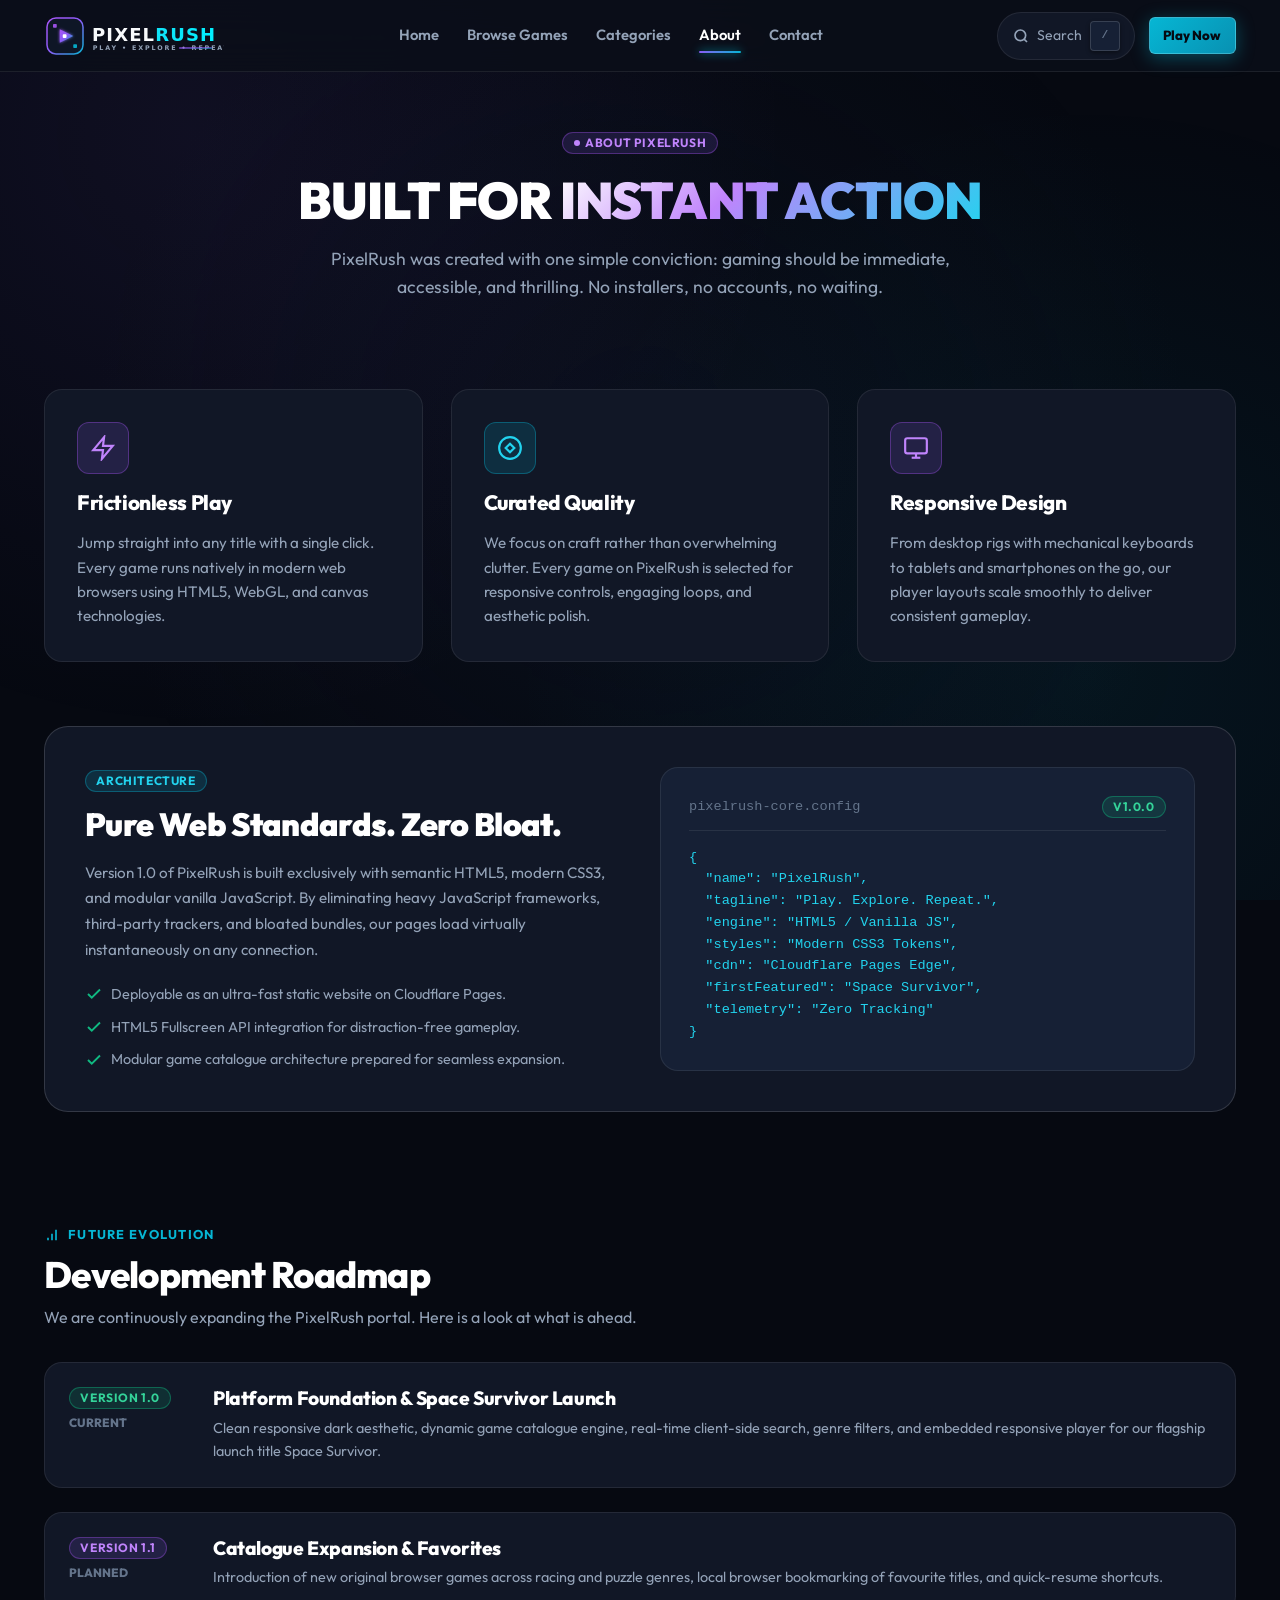
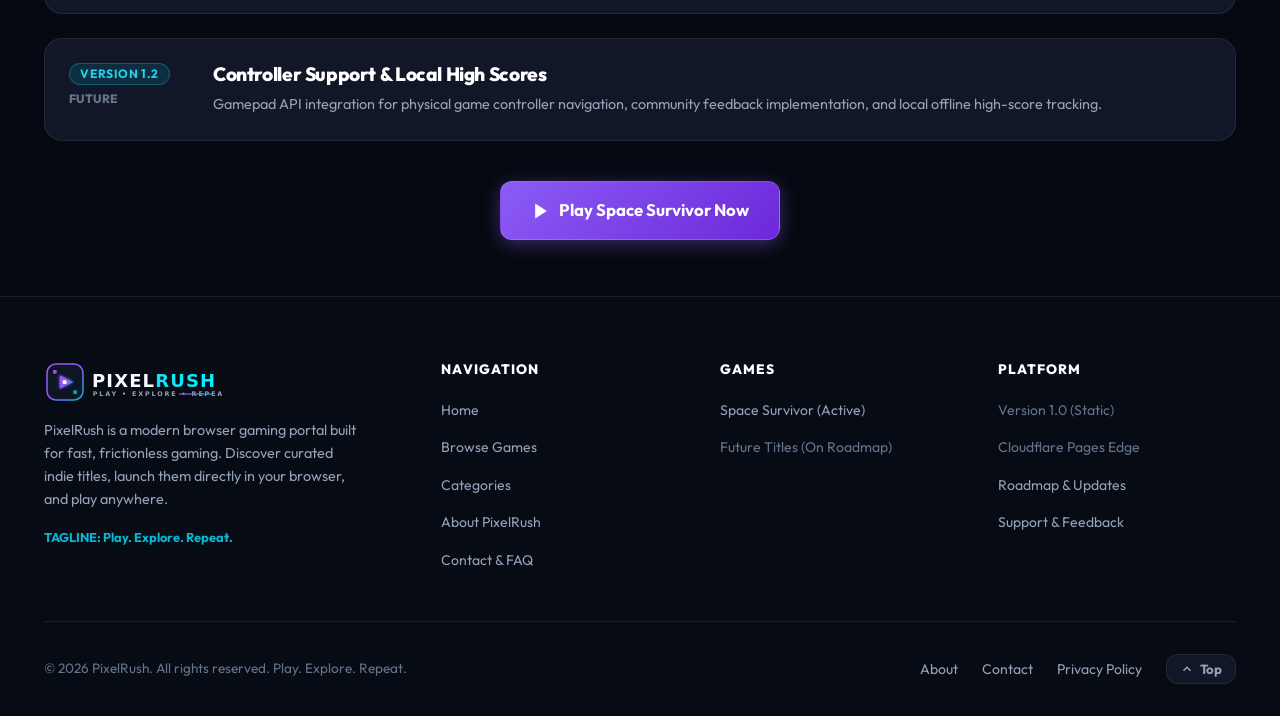
<file: pages/about.html>
<!DOCTYPE html>
<html lang="en">
<head>
  <meta charset="UTF-8">
  <meta name="viewport" content="width=device-width, initial-scale=1.0">
  <meta http-equiv="X-UA-Compatible" content="IE=edge">
  
  <title>About PixelRush — Play. Explore. Repeat. | Next-Gen Browser Gaming</title>
  <meta name="description" content="Learn about PixelRush: our mission to bring fast, frictionless, high-quality browser games directly to players worldwide without downloads or paywalls.">
  <meta name="theme-color" content="#060911">

  <!-- Favicon -->
  <link rel="icon" type="image/svg+xml" href="../assets/logo/favicon.svg">

  <!-- Google Fonts: Outfit & Inter -->
  <link rel="preconnect" href="https://fonts.googleapis.com">
  <link rel="preconnect" href="https://fonts.gstatic.com" crossorigin>
  <link href="https://fonts.googleapis.com/css2?family=Outfit:wght@400;500;600;700;800;900&family=Inter:wght@400;500;600;700&display=swap" rel="stylesheet">

  <!-- Stylesheet -->
  <link rel="stylesheet" href="../style.css">
</head>
<body>

  <!-- =========================================================================
       1. NAVIGATION BAR
       ========================================================================= -->
  <header class="navbar" id="navbar">
    <div class="container nav-container">
      
      <!-- Logo -->
      <a href="../index.html" class="brand-logo" aria-label="PixelRush Home">
        <img src="../assets/logo/logo.svg" alt="PixelRush" class="brand-logo-img" width="180" height="42">
      </a>

      <!-- Desktop Nav Links -->
      <nav aria-label="Primary Navigation">
        <ul class="nav-links">
          <li><a href="../index.html" class="nav-link">Home</a></li>
          <li><a href="../index.html#browse" class="nav-link">Browse Games</a></li>
          <li><a href="../index.html#categories" class="nav-link">Categories</a></li>
          <li><a href="about.html" class="nav-link active">About</a></li>
          <li><a href="contact.html" class="nav-link">Contact</a></li>
        </ul>
      </nav>

      <!-- Nav Actions -->
      <div class="nav-actions">
        <a href="../index.html#browse" class="nav-search-btn" id="nav-search-btn" aria-label="Search games">
          <svg width="16" height="16" viewBox="0 0 24 24" fill="none" stroke="currentColor" stroke-width="2.5">
            <circle cx="11" cy="11" r="8"></circle>
            <line x1="21" y1="21" x2="16.65" y2="16.65"></line>
          </svg>
          <span>Search</span>
          <kbd>/</kbd>
        </a>

        <a href="../games/space-survivor.html" class="btn btn-sm btn-cyan">
          Play Now
        </a>

        <!-- Mobile Hamburger Button -->
        <button type="button" class="mobile-nav-toggle" aria-label="Toggle navigation menu" aria-expanded="false" aria-controls="mobile-nav-drawer">
          <span class="hamburger-line"></span>
          <span class="hamburger-line"></span>
          <span class="hamburger-line"></span>
        </button>
      </div>

    </div>

    <!-- Mobile Nav Drawer -->
    <div class="mobile-nav-drawer" id="mobile-nav-drawer" aria-hidden="true">
      <ul class="mobile-nav-links">
        <li><a href="../index.html" class="mobile-nav-link">Home</a></li>
        <li><a href="../index.html#browse" class="mobile-nav-link">Browse Games</a></li>
        <li><a href="../index.html#categories" class="mobile-nav-link">Categories</a></li>
        <li><a href="about.html" class="mobile-nav-link active">About Us</a></li>
        <li><a href="contact.html" class="mobile-nav-link">Contact &amp; FAQ</a></li>
      </ul>
      <div style="padding-top: 1rem; border-top: 1px solid var(--border-subtle);">
        <a href="../games/space-survivor.html" class="btn btn-primary" style="width: 100%;">
          Play Space Survivor
        </a>
      </div>
    </div>
  </header>

  <main>
    <div class="container">
      
      <!-- =====================================================================
           2. ABOUT HERO
           ===================================================================== -->
      <section class="page-hero">
        <div class="badge badge-purple" style="margin-bottom: 1rem;">
          <span class="badge-dot"></span>
          ABOUT PIXELRUSH
        </div>
        <h1 class="page-hero-title">
          BUILT FOR <span class="gradient-text-purple-cyan">INSTANT ACTION</span>
        </h1>
        <p class="page-hero-sub">
          PixelRush was created with one simple conviction: gaming should be immediate, accessible, and thrilling. No installers, no accounts, no waiting.
        </p>
      </section>

      <!-- =====================================================================
           3. CORE PILLARS
           ===================================================================== -->
      <section>
        <div class="pillars-grid">
          
          <div class="pillar-card">
            <div class="pillar-icon">
              <svg width="26" height="26" viewBox="0 0 24 24" fill="none" stroke="currentColor" stroke-width="2">
                <polygon points="13 2 3 14 12 14 11 22 21 10 12 10 13 2"></polygon>
              </svg>
            </div>
            <h3 class="pillar-title">Frictionless Play</h3>
            <p class="pillar-text">
              Jump straight into any title with a single click. Every game runs natively in modern web browsers using HTML5, WebGL, and canvas technologies.
            </p>
          </div>

          <div class="pillar-card">
            <div class="pillar-icon">
              <svg width="26" height="26" viewBox="0 0 24 24" fill="none" stroke="currentColor" stroke-width="2">
                <circle cx="12" cy="12" r="10"></circle>
                <polygon points="12 8 8 12 12 16 16 12 12 8"></polygon>
              </svg>
            </div>
            <h3 class="pillar-title">Curated Quality</h3>
            <p class="pillar-text">
              We focus on craft rather than overwhelming clutter. Every game on PixelRush is selected for responsive controls, engaging loops, and aesthetic polish.
            </p>
          </div>

          <div class="pillar-card">
            <div class="pillar-icon">
              <svg width="26" height="26" viewBox="0 0 24 24" fill="none" stroke="currentColor" stroke-width="2">
                <rect x="2" y="3" width="20" height="14" rx="2" ry="2"></rect>
                <line x1="8" y1="21" x2="16" y2="21"></line>
                <line x1="12" y1="17" x2="12" y2="21"></line>
              </svg>
            </div>
            <h3 class="pillar-title">Responsive Design</h3>
            <p class="pillar-text">
              From desktop rigs with mechanical keyboards to tablets and smartphones on the go, our player layouts scale smoothly to deliver consistent gameplay.
            </p>
          </div>

        </div>
      </section>

      <!-- =====================================================================
           4. PLATFORM ARCHITECTURE & TECH
           ===================================================================== -->
      <section class="section" style="padding-top: 1rem;">
        <div class="about-tech-card">
          
          <div>
            <div class="badge badge-cyan" style="margin-bottom: 0.85rem;">
              ARCHITECTURE
            </div>
            <h2 style="font-size: 2rem; font-weight: 900; margin-bottom: 1rem;">
              Pure Web Standards. Zero Bloat.
            </h2>
            <p style="color: var(--text-secondary); line-height: 1.7; font-size: 0.95rem; margin-bottom: 1.25rem;">
              Version 1.0 of PixelRush is built exclusively with semantic HTML5, modern CSS3, and modular vanilla JavaScript. By eliminating heavy JavaScript frameworks, third-party trackers, and bloated bundles, our pages load virtually instantaneously on any connection.
            </p>
            <ul style="color: var(--text-secondary); list-style: none; display: flex; flex-direction: column; gap: 0.6rem; font-size: 0.9rem;">
              <li style="display: flex; align-items: center; gap: 0.5rem;">
                <svg width="18" height="18" viewBox="0 0 24 24" fill="none" stroke="#10B981" stroke-width="2.5"><polyline points="20 6 9 17 4 12"/></svg>
                <span>Deployable as an ultra-fast static website on Cloudflare Pages.</span>
              </li>
              <li style="display: flex; align-items: center; gap: 0.5rem;">
                <svg width="18" height="18" viewBox="0 0 24 24" fill="none" stroke="#10B981" stroke-width="2.5"><polyline points="20 6 9 17 4 12"/></svg>
                <span>HTML5 Fullscreen API integration for distraction-free gameplay.</span>
              </li>
              <li style="display: flex; align-items: center; gap: 0.5rem;">
                <svg width="18" height="18" viewBox="0 0 24 24" fill="none" stroke="#10B981" stroke-width="2.5"><polyline points="20 6 9 17 4 12"/></svg>
                <span>Modular game catalogue architecture prepared for seamless expansion.</span>
              </li>
            </ul>
          </div>

          <div style="background: var(--bg-surface-elevated); border: 1px solid var(--border-subtle); border-radius: var(--radius-lg); padding: 1.75rem; display: flex; flex-direction: column; gap: 1rem;">
            <div style="display: flex; align-items: center; justify-content: space-between; border-bottom: 1px solid var(--border-subtle); padding-bottom: 0.75rem;">
              <span style="font-size: 0.85rem; font-family: var(--font-mono); color: var(--text-muted);">pixelrush-core.config</span>
              <span class="badge badge-success">v1.0.0</span>
            </div>
            <pre style="font-family: var(--font-mono); font-size: 0.85rem; color: #22D3EE; overflow-x: auto; line-height: 1.6;"><code>{
  "name": "PixelRush",
  "tagline": "Play. Explore. Repeat.",
  "engine": "HTML5 / Vanilla JS",
  "styles": "Modern CSS3 Tokens",
  "cdn": "Cloudflare Pages Edge",
  "firstFeatured": "Space Survivor",
  "telemetry": "Zero Tracking"
}</code></pre>
          </div>

        </div>
      </section>

      <!-- =====================================================================
           5. PLATFORM ROADMAP
           ===================================================================== -->
      <section class="section" id="roadmap">
        <div class="section-header">
          <div class="section-tag">
            <svg width="16" height="16" viewBox="0 0 24 24" fill="none" stroke="currentColor" stroke-width="2.5">
              <line x1="12" y1="20" x2="12" y2="10"></line>
              <line x1="18" y1="20" x2="18" y2="4"></line>
              <line x1="6" y1="20" x2="6" y2="16"></line>
            </svg>
            <span>Future Evolution</span>
          </div>
          <h2 class="section-title">Development Roadmap</h2>
          <p class="section-desc">We are continuously expanding the PixelRush portal. Here is a look at what is ahead.</p>
        </div>

        <div class="roadmap-timeline">
          
          <div class="roadmap-item">
            <div class="roadmap-phase">
              <span class="badge badge-success">VERSION 1.0</span>
              <div style="color: var(--text-muted); font-size: 0.75rem; margin-top: 0.25rem;">CURRENT</div>
            </div>
            <div>
              <h3 style="font-size: 1.2rem; font-weight: 800; color: #FFFFFF; margin-bottom: 0.4rem;">
                Platform Foundation &amp; Space Survivor Launch
              </h3>
              <p style="color: var(--text-secondary); font-size: 0.9rem; line-height: 1.6;">
                Clean responsive dark aesthetic, dynamic game catalogue engine, real-time client-side search, genre filters, and embedded responsive player for our flagship launch title Space Survivor.
              </p>
            </div>
          </div>

          <div class="roadmap-item">
            <div class="roadmap-phase">
              <span class="badge badge-purple">VERSION 1.1</span>
              <div style="color: var(--text-muted); font-size: 0.75rem; margin-top: 0.25rem;">PLANNED</div>
            </div>
            <div>
              <h3 style="font-size: 1.2rem; font-weight: 800; color: #FFFFFF; margin-bottom: 0.4rem;">
                Catalogue Expansion &amp; Favorites
              </h3>
              <p style="color: var(--text-secondary); font-size: 0.9rem; line-height: 1.6;">
                Introduction of new original browser games across racing and puzzle genres, local browser bookmarking of favourite titles, and quick-resume shortcuts.
              </p>
            </div>
          </div>

          <div class="roadmap-item">
            <div class="roadmap-phase">
              <span class="badge badge-cyan">VERSION 1.2</span>
              <div style="color: var(--text-muted); font-size: 0.75rem; margin-top: 0.25rem;">FUTURE</div>
            </div>
            <div>
              <h3 style="font-size: 1.2rem; font-weight: 800; color: #FFFFFF; margin-bottom: 0.4rem;">
                Controller Support &amp; Local High Scores
              </h3>
              <p style="color: var(--text-secondary); font-size: 0.9rem; line-height: 1.6;">
                Gamepad API integration for physical game controller navigation, community feedback implementation, and local offline high-score tracking.
              </p>
            </div>
          </div>

        </div>

        <div style="text-align: center; margin-top: 2.5rem;">
          <a href="../games/space-survivor.html" class="btn btn-primary btn-lg">
            <svg width="20" height="20" viewBox="0 0 24 24" fill="currentColor">
              <polygon points="5 3 19 12 5 21 5 3"></polygon>
            </svg>
            Play Space Survivor Now
          </a>
        </div>
      </section>

    </div>
  </main>

  <!-- =========================================================================
       6. FOOTER
       ========================================================================= -->
  <footer class="footer">
    <div class="container">
      <div class="footer-top">
        
        <!-- Brand Info -->
        <div class="footer-brand">
          <a href="../index.html" class="brand-logo" aria-label="PixelRush Home">
            <img src="../assets/logo/logo.svg" alt="PixelRush" class="brand-logo-img" width="180" height="42">
          </a>
          <p class="footer-brand-desc">
            PixelRush is a modern browser gaming portal built for fast, frictionless gaming. Discover curated indie titles, launch them directly in your browser, and play anywhere.
          </p>
          <div style="font-size: 0.8rem; color: var(--cyan-primary); font-weight: 700;">
            TAGLINE: Play. Explore. Repeat.
          </div>
        </div>

        <!-- Navigation Links -->
        <div>
          <h4 class="footer-col-title">Navigation</h4>
          <ul class="footer-links">
            <li><a href="../index.html" class="footer-link">Home</a></li>
            <li><a href="../index.html#browse" class="footer-link">Browse Games</a></li>
            <li><a href="../index.html#categories" class="footer-link">Categories</a></li>
            <li><a href="about.html" class="footer-link">About PixelRush</a></li>
            <li><a href="contact.html" class="footer-link">Contact &amp; FAQ</a></li>
          </ul>
        </div>

        <!-- Featured Games -->
        <div>
          <h4 class="footer-col-title">Games</h4>
          <ul class="footer-links">
            <li><a href="../games/space-survivor.html" class="footer-link">Space Survivor (Active)</a></li>
            <li><a href="#roadmap" class="footer-link" style="color: var(--text-muted);">Future Titles (On Roadmap)</a></li>
          </ul>
        </div>

        <!-- Platform Info -->
        <div>
          <h4 class="footer-col-title">Platform</h4>
          <ul class="footer-links">
            <li><span class="footer-link" style="color: var(--text-muted);">Version 1.0 (Static)</span></li>
            <li><span class="footer-link" style="color: var(--text-muted);">Cloudflare Pages Edge</span></li>
            <li><a href="#roadmap" class="footer-link">Roadmap &amp; Updates</a></li>
            <li><a href="contact.html" class="footer-link">Support &amp; Feedback</a></li>
          </ul>
        </div>

      </div>

      <div class="footer-bottom">
        <div>
          &copy; 2026 PixelRush. All rights reserved. Play. Explore. Repeat.
        </div>
        <div class="footer-bottom-links">
          <a href="about.html" class="footer-link">About</a>
          <a href="contact.html" class="footer-link">Contact</a>
          <a href="../index.html" class="footer-link">Privacy Policy</a>
          <button type="button" class="back-to-top-btn" id="back-to-top-btn" aria-label="Scroll back to top">
            <svg width="14" height="14" viewBox="0 0 24 24" fill="none" stroke="currentColor" stroke-width="2.5">
              <polyline points="18 15 12 9 6 15"></polyline>
            </svg>
            <span>Top</span>
          </button>
        </div>
      </div>
    </div>
  </footer>

  <!-- Scripts -->
  <script src="../script.js"></script>
</body>
</html>
</file>
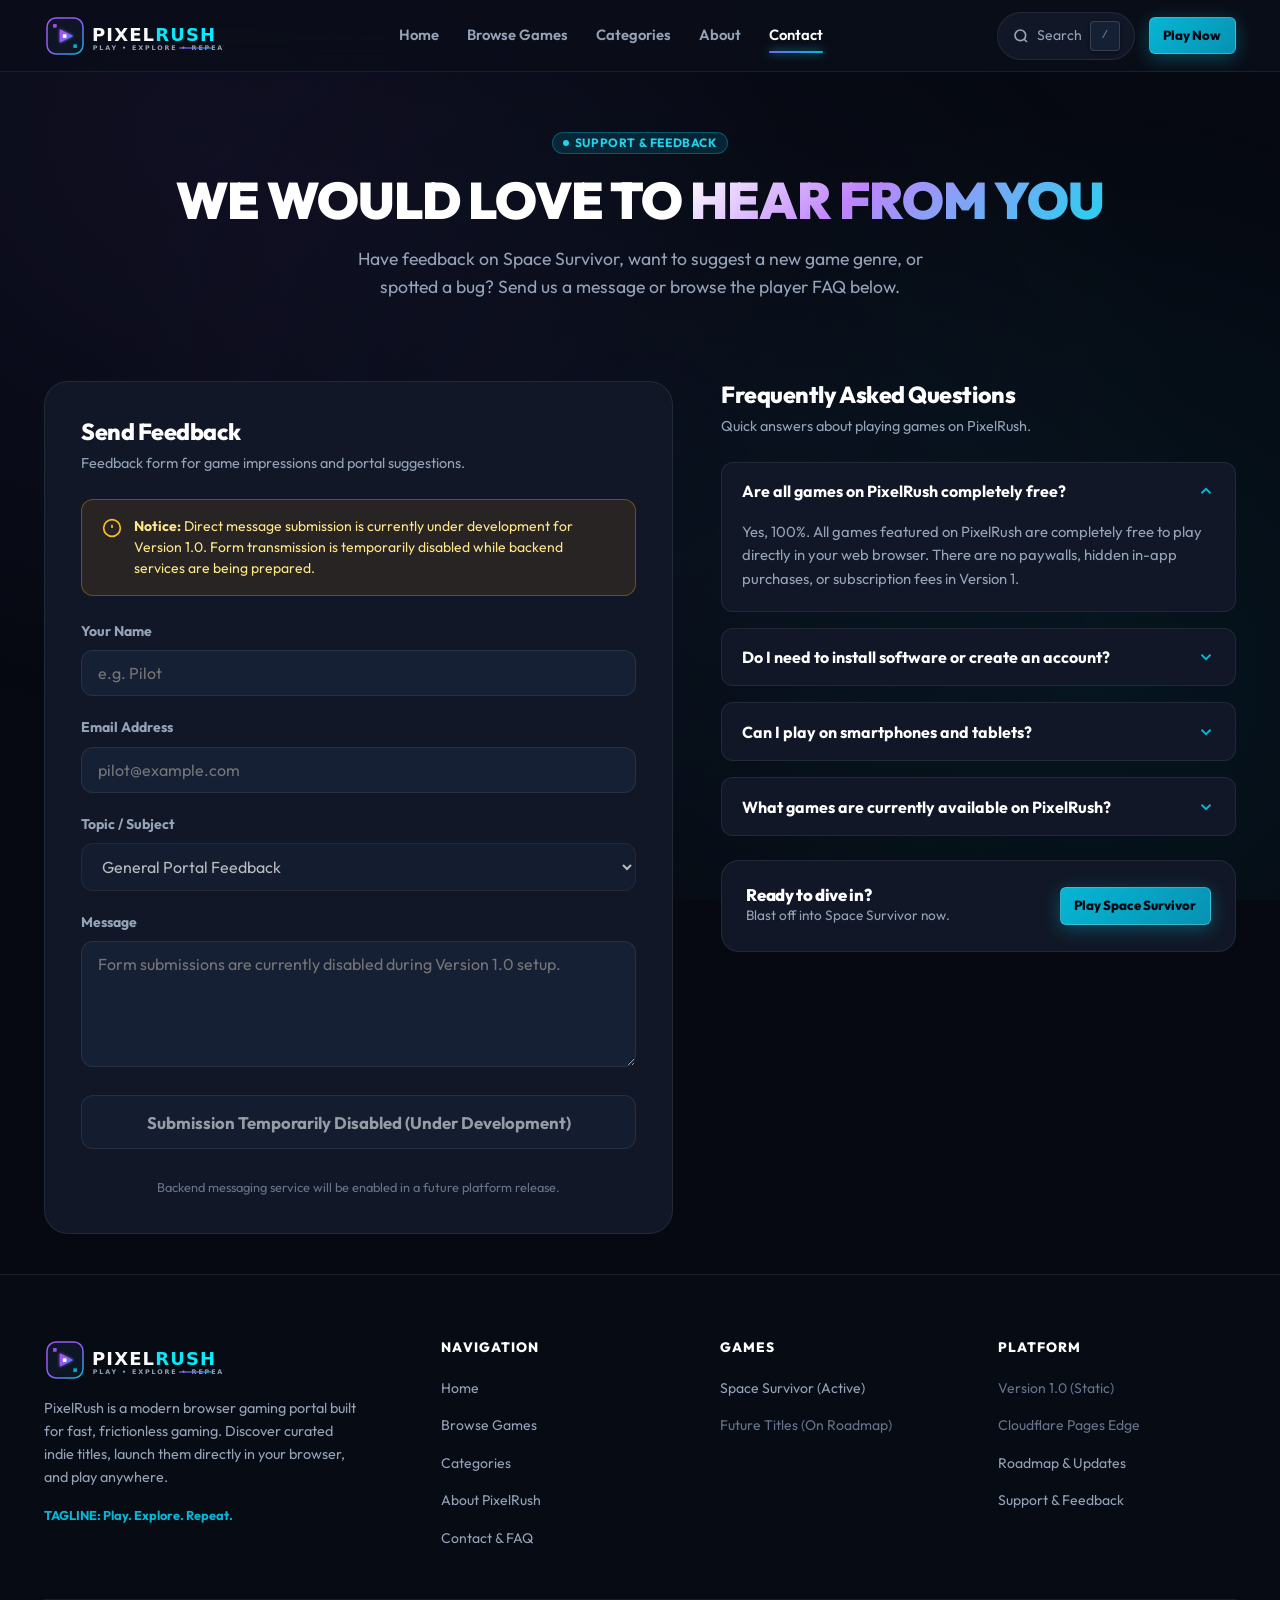
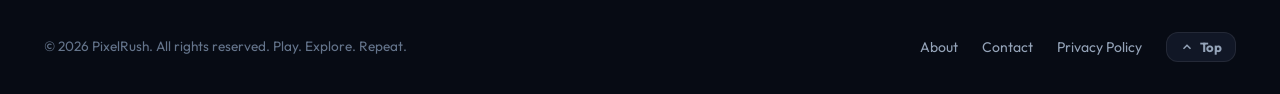
<file: pages/contact.html>
<!DOCTYPE html>
<html lang="en">
<head>
  <meta charset="UTF-8">
  <meta name="viewport" content="width=device-width, initial-scale=1.0">
  <meta http-equiv="X-UA-Compatible" content="IE=edge">
  
  <title>Contact &amp; Support — PixelRush | Browser Gaming Portal</title>
  <meta name="description" content="Get in touch with the PixelRush team. Send feedback, report gameplay issues, explore FAQs, or submit indie game ideas.">
  <meta name="theme-color" content="#060911">

  <!-- Favicon -->
  <link rel="icon" type="image/svg+xml" href="../assets/logo/favicon.svg">

  <!-- Google Fonts: Outfit & Inter -->
  <link rel="preconnect" href="https://fonts.googleapis.com">
  <link rel="preconnect" href="https://fonts.gstatic.com" crossorigin>
  <link href="https://fonts.googleapis.com/css2?family=Outfit:wght@400;500;600;700;800;900&family=Inter:wght@400;500;600;700&display=swap" rel="stylesheet">

  <!-- Stylesheet -->
  <link rel="stylesheet" href="../style.css">
</head>
<body>

  <!-- =========================================================================
       1. NAVIGATION BAR
       ========================================================================= -->
  <header class="navbar" id="navbar">
    <div class="container nav-container">
      
      <!-- Logo -->
      <a href="../index.html" class="brand-logo" aria-label="PixelRush Home">
        <img src="../assets/logo/logo.svg" alt="PixelRush" class="brand-logo-img" width="180" height="42">
      </a>

      <!-- Desktop Nav Links -->
      <nav aria-label="Primary Navigation">
        <ul class="nav-links">
          <li><a href="../index.html" class="nav-link">Home</a></li>
          <li><a href="../index.html#browse" class="nav-link">Browse Games</a></li>
          <li><a href="../index.html#categories" class="nav-link">Categories</a></li>
          <li><a href="about.html" class="nav-link">About</a></li>
          <li><a href="contact.html" class="nav-link active">Contact</a></li>
        </ul>
      </nav>

      <!-- Nav Actions -->
      <div class="nav-actions">
        <a href="../index.html#browse" class="nav-search-btn" id="nav-search-btn" aria-label="Search games">
          <svg width="16" height="16" viewBox="0 0 24 24" fill="none" stroke="currentColor" stroke-width="2.5">
            <circle cx="11" cy="11" r="8"></circle>
            <line x1="21" y1="21" x2="16.65" y2="16.65"></line>
          </svg>
          <span>Search</span>
          <kbd>/</kbd>
        </a>

        <a href="../games/space-survivor.html" class="btn btn-sm btn-cyan">
          Play Now
        </a>

        <!-- Mobile Hamburger Button -->
        <button type="button" class="mobile-nav-toggle" aria-label="Toggle navigation menu" aria-expanded="false" aria-controls="mobile-nav-drawer">
          <span class="hamburger-line"></span>
          <span class="hamburger-line"></span>
          <span class="hamburger-line"></span>
        </button>
      </div>

    </div>

    <!-- Mobile Nav Drawer -->
    <div class="mobile-nav-drawer" id="mobile-nav-drawer" aria-hidden="true">
      <ul class="mobile-nav-links">
        <li><a href="../index.html" class="mobile-nav-link">Home</a></li>
        <li><a href="../index.html#browse" class="mobile-nav-link">Browse Games</a></li>
        <li><a href="../index.html#categories" class="mobile-nav-link">Categories</a></li>
        <li><a href="about.html" class="mobile-nav-link">About Us</a></li>
        <li><a href="contact.html" class="mobile-nav-link active">Contact &amp; FAQ</a></li>
      </ul>
      <div style="padding-top: 1rem; border-top: 1px solid var(--border-subtle);">
        <a href="../games/space-survivor.html" class="btn btn-primary" style="width: 100%;">
          Play Space Survivor
        </a>
      </div>
    </div>
  </header>

  <main>
    <div class="container">
      
      <!-- =====================================================================
           2. CONTACT HERO
           ===================================================================== -->
      <section class="page-hero">
        <div class="badge badge-cyan" style="margin-bottom: 1rem;">
          <span class="badge-dot"></span>
          SUPPORT &amp; FEEDBACK
        </div>
        <h1 class="page-hero-title">
          WE WOULD LOVE TO <span class="gradient-text-purple-cyan">HEAR FROM YOU</span>
        </h1>
        <p class="page-hero-sub">
          Have feedback on Space Survivor, want to suggest a new game genre, or spotted a bug? Send us a message or browse the player FAQ below.
        </p>
      </section>

      <!-- =====================================================================
           3. CONTACT FORM & FAQ GRID
           ===================================================================== -->
      <section class="contact-layout">
        
        <!-- Left: Interactive Contact Form -->
        <div class="contact-card">
          <div style="margin-bottom: 1.5rem;">
            <h2 style="font-size: 1.45rem; font-weight: 800; color: #FFFFFF; margin-bottom: 0.35rem;">
              Send Feedback
            </h2>
            <p style="color: var(--text-secondary); font-size: 0.9rem;">
              Feedback form for game impressions and portal suggestions.
            </p>
          </div>

          <!-- Development Notice -->
          <div style="background: rgba(245, 158, 11, 0.1); border: 1px solid rgba(245, 158, 11, 0.35); border-radius: var(--radius-md); padding: 1rem 1.25rem; margin-bottom: 1.5rem; display: flex; align-items: flex-start; gap: 0.75rem;">
            <svg width="20" height="20" viewBox="0 0 24 24" fill="none" stroke="#FBBF24" stroke-width="2" style="flex-shrink: 0; margin-top: 2px;">
              <circle cx="12" cy="12" r="10"></circle>
              <line x1="12" y1="8" x2="12" y2="12"></line>
              <line x1="12" y1="16" x2="12.01" y2="16"></line>
            </svg>
            <div style="font-size: 0.875rem; color: #FDE68A; line-height: 1.5;">
              <strong>Notice:</strong> Direct message submission is currently under development for Version 1.0. Form transmission is temporarily disabled while backend services are being prepared.
            </div>
          </div>

          <form id="contact-form" class="contact-form" novalidate>
            
            <div class="form-group">
              <label for="contact-name" class="form-label">Your Name</label>
              <input 
                type="text" 
                id="contact-name" 
                class="form-control" 
                placeholder="e.g. Pilot" 
                disabled
              >
            </div>

            <div class="form-group">
              <label for="contact-email" class="form-label">Email Address</label>
              <input 
                type="email" 
                id="contact-email" 
                class="form-control" 
                placeholder="pilot@example.com" 
                disabled
              >
            </div>

            <div class="form-group">
              <label for="contact-subject" class="form-label">Topic / Subject</label>
              <select id="contact-subject" class="form-control" disabled style="cursor: not-allowed;">
                <option value="feedback">General Portal Feedback</option>
                <option value="bug">Report an Issue in Space Survivor</option>
                <option value="suggestion">Suggest a Future Game Genre</option>
                <option value="other">Other Inquiry</option>
              </select>
            </div>

            <div class="form-group">
              <label for="contact-message" class="form-label">Message</label>
              <textarea 
                id="contact-message" 
                class="form-control" 
                rows="5" 
                placeholder="Form submissions are currently disabled during Version 1.0 setup." 
                disabled
              ></textarea>
            </div>

            <button type="button" class="btn btn-secondary btn-lg" disabled style="margin-top: 0.5rem; width: 100%; opacity: 0.6; cursor: not-allowed;">
              Submission Temporarily Disabled (Under Development)
            </button>

            <p style="font-size: 0.8rem; color: var(--text-muted); text-align: center; margin-top: 0.5rem;">
              Backend messaging service will be enabled in a future platform release.
            </p>

          </form>
        </div>

        <!-- Right: FAQ Accordion -->
        <div style="display: flex; flex-direction: column; gap: 1.5rem;">
          <div>
            <h2 style="font-size: 1.45rem; font-weight: 800; color: #FFFFFF; margin-bottom: 0.35rem;">
              Frequently Asked Questions
            </h2>
            <p style="color: var(--text-secondary); font-size: 0.9rem;">
              Quick answers about playing games on PixelRush.
            </p>
          </div>

          <div class="faq-list">
            
            <!-- FAQ 1 -->
            <div class="faq-item active">
              <button type="button" class="faq-question">
                <span>Are all games on PixelRush completely free?</span>
                <span class="faq-icon">
                  <svg width="18" height="18" viewBox="0 0 24 24" fill="none" stroke="currentColor" stroke-width="2.5">
                    <polyline points="6 9 12 15 18 9"></polyline>
                  </svg>
                </span>
              </button>
              <div class="faq-answer">
                Yes, 100%. All games featured on PixelRush are completely free to play directly in your web browser. There are no paywalls, hidden in-app purchases, or subscription fees in Version 1.
              </div>
            </div>

            <!-- FAQ 2 -->
            <div class="faq-item">
              <button type="button" class="faq-question">
                <span>Do I need to install software or create an account?</span>
                <span class="faq-icon">
                  <svg width="18" height="18" viewBox="0 0 24 24" fill="none" stroke="currentColor" stroke-width="2.5">
                    <polyline points="6 9 12 15 18 9"></polyline>
                  </svg>
                </span>
              </button>
              <div class="faq-answer">
                No installations, no plugins, and no sign-up forms required. Simply click on Space Survivor or any playable game and it boots up immediately inside modern standards-compliant browsers.
              </div>
            </div>

            <!-- FAQ 3 -->
            <div class="faq-item">
              <button type="button" class="faq-question">
                <span>Can I play on smartphones and tablets?</span>
                <span class="faq-icon">
                  <svg width="18" height="18" viewBox="0 0 24 24" fill="none" stroke="currentColor" stroke-width="2.5">
                    <polyline points="6 9 12 15 18 9"></polyline>
                  </svg>
                </span>
              </button>
              <div class="faq-answer">
                Yes! The entire PixelRush portal is built with responsive mobile-first architecture. The game frame automatically fits your mobile screen. For the optimal experience on mobile, rotate your device to landscape or tap the Fullscreen button.
              </div>
            </div>

            <!-- FAQ 4 -->
            <div class="faq-item">
              <button type="button" class="faq-question">
                <span>What games are currently available on PixelRush?</span>
                <span class="faq-icon">
                  <svg width="18" height="18" viewBox="0 0 24 24" fill="none" stroke="currentColor" stroke-width="2.5">
                    <polyline points="6 9 12 15 18 9"></polyline>
                  </svg>
                </span>
              </button>
              <div class="faq-answer">
                In this Version 1.0 release, Space Survivor is our featured playable title. Additional original browser games will be introduced in subsequent platform updates as they are developed.
              </div>
            </div>

          </div>

          <!-- Quick Game Banner Box -->
          <div style="background: var(--bg-surface); border: 1px solid var(--border-subtle); border-radius: var(--radius-lg); padding: 1.5rem; display: flex; align-items: center; justify-content: space-between; gap: 1rem; flex-wrap: wrap;">
            <div>
              <h3 style="font-size: 1.05rem; font-weight: 800; color: #FFFFFF;">Ready to dive in?</h3>
              <p style="color: var(--text-secondary); font-size: 0.85rem;">Blast off into Space Survivor now.</p>
            </div>
            <a href="../games/space-survivor.html" class="btn btn-cyan btn-sm">
              Play Space Survivor
            </a>
          </div>

        </div>

      </section>

    </div>
  </main>

  <!-- =========================================================================
       4. FOOTER
       ========================================================================= -->
  <footer class="footer">
    <div class="container">
      <div class="footer-top">
        
        <!-- Brand Info -->
        <div class="footer-brand">
          <a href="../index.html" class="brand-logo" aria-label="PixelRush Home">
            <img src="../assets/logo/logo.svg" alt="PixelRush" class="brand-logo-img" width="180" height="42">
          </a>
          <p class="footer-brand-desc">
            PixelRush is a modern browser gaming portal built for fast, frictionless gaming. Discover curated indie titles, launch them directly in your browser, and play anywhere.
          </p>
          <div style="font-size: 0.8rem; color: var(--cyan-primary); font-weight: 700;">
            TAGLINE: Play. Explore. Repeat.
          </div>
        </div>

        <!-- Navigation Links -->
        <div>
          <h4 class="footer-col-title">Navigation</h4>
          <ul class="footer-links">
            <li><a href="../index.html" class="footer-link">Home</a></li>
            <li><a href="../index.html#browse" class="footer-link">Browse Games</a></li>
            <li><a href="../index.html#categories" class="footer-link">Categories</a></li>
            <li><a href="about.html" class="footer-link">About PixelRush</a></li>
            <li><a href="contact.html" class="footer-link">Contact &amp; FAQ</a></li>
          </ul>
        </div>

        <!-- Featured Games -->
        <div>
          <h4 class="footer-col-title">Games</h4>
          <ul class="footer-links">
            <li><a href="../games/space-survivor.html" class="footer-link">Space Survivor (Active)</a></li>
            <li><a href="about.html#roadmap" class="footer-link" style="color: var(--text-muted);">Future Titles (On Roadmap)</a></li>
          </ul>
        </div>

        <!-- Platform Info -->
        <div>
          <h4 class="footer-col-title">Platform</h4>
          <ul class="footer-links">
            <li><span class="footer-link" style="color: var(--text-muted);">Version 1.0 (Static)</span></li>
            <li><span class="footer-link" style="color: var(--text-muted);">Cloudflare Pages Edge</span></li>
            <li><a href="about.html#roadmap" class="footer-link">Roadmap &amp; Updates</a></li>
            <li><a href="contact.html" class="footer-link">Support &amp; Feedback</a></li>
          </ul>
        </div>

      </div>

      <div class="footer-bottom">
        <div>
          &copy; 2026 PixelRush. All rights reserved. Play. Explore. Repeat.
        </div>
        <div class="footer-bottom-links">
          <a href="about.html" class="footer-link">About</a>
          <a href="contact.html" class="footer-link">Contact</a>
          <a href="../index.html" class="footer-link">Privacy Policy</a>
          <button type="button" class="back-to-top-btn" id="back-to-top-btn" aria-label="Scroll back to top">
            <svg width="14" height="14" viewBox="0 0 24 24" fill="none" stroke="currentColor" stroke-width="2.5">
              <polyline points="18 15 12 9 6 15"></polyline>
            </svg>
            <span>Top</span>
          </button>
        </div>
      </div>
    </div>
  </footer>

  <!-- Scripts -->
  <script src="../script.js"></script>
</body>
</html>
</file>
<file: style.css>
/* ==========================================================================
   PIXELRUSH - MODERN BROWSER GAMING PORTAL
   Design System & Master Stylesheet
   Version: 1.0.0
   ========================================================================== */

/* --------------------------------------------------------------------------
   1. DESIGN TOKENS & CSS CUSTOM PROPERTIES
   -------------------------------------------------------------------------- */
:root {
  /* Color Palette - Deep Gaming Dark Theme */
  --bg-deep: #060911;
  --bg-base: #0B0F19;
  --bg-surface: #111726;
  --bg-surface-elevated: #162035;
  --bg-surface-hover: #1E2B47;
  
  /* Primary & Secondary Brand Accents */
  --purple-glow: #A855F7;
  --purple-primary: #8B5CF6;
  --purple-deep: #6D28D9;
  --purple-subtle: rgba(139, 92, 246, 0.15);
  --purple-border: rgba(168, 85, 247, 0.35);

  --cyan-glow: #00F0FF;
  --cyan-primary: #06B6D4;
  --cyan-deep: #0891B2;
  --cyan-subtle: rgba(6, 182, 212, 0.15);
  --cyan-border: rgba(6, 182, 212, 0.35);

  /* Status Colors */
  --success: #10B981;
  --success-bg: rgba(16, 185, 129, 0.15);
  --warning: #F59E0B;
  --warning-bg: rgba(245, 158, 11, 0.15);
  --danger: #EF4444;

  /* Typography Colors */
  --text-white: #FFFFFF;
  --text-primary: #F1F5F9;
  --text-secondary: #94A3B8;
  --text-muted: #64748B;
  --text-dim: #475569;

  /* Borders & Dividers */
  --border-subtle: rgba(255, 255, 255, 0.08);
  --border-medium: rgba(255, 255, 255, 0.14);
  --border-glow-purple: 0 0 15px rgba(139, 92, 246, 0.35);
  --border-glow-cyan: 0 0 15px rgba(6, 182, 212, 0.35);

  /* Shadows & Neon Glows */
  --shadow-sm: 0 2px 8px rgba(0, 0, 0, 0.4);
  --shadow-md: 0 8px 24px rgba(0, 0, 0, 0.5);
  --shadow-lg: 0 16px 36px rgba(0, 0, 0, 0.65);
  --shadow-purple: 0 8px 30px rgba(139, 92, 246, 0.25);
  --shadow-cyan: 0 8px 30px rgba(6, 182, 212, 0.25);

  /* Layout & Sizing */
  --container-max: 1240px;
  --container-padding: 1.5rem;
  --navbar-height: 72px;
  --radius-sm: 6px;
  --radius-md: 12px;
  --radius-lg: 18px;
  --radius-xl: 24px;
  --radius-full: 9999px;

  /* Transitions */
  --transition-fast: 150ms cubic-bezier(0.4, 0, 0.2, 1);
  --transition-normal: 250ms cubic-bezier(0.4, 0, 0.2, 1);
  --transition-smooth: 400ms cubic-bezier(0.16, 1, 0.3, 1);

  /* Typography Stack */
  --font-sans: 'Outfit', 'Inter', system-ui, -apple-system, BlinkMacSystemFont, 'Segoe UI', Roboto, sans-serif;
  --font-mono: 'JetBrains Mono', 'Fira Code', monospace;
}

/* --------------------------------------------------------------------------
   2. GLOBAL RESET & BASE STYLES
   -------------------------------------------------------------------------- */
*, *::before, *::after {
  box-sizing: border-box;
  margin: 0;
  padding: 0;
}

html {
  font-size: 16px;
  scroll-behavior: smooth;
  scroll-padding-top: calc(var(--navbar-height) + 20px);
  -webkit-text-size-adjust: 100%;
}

body {
  font-family: var(--font-sans);
  background-color: var(--bg-deep);
  color: var(--text-primary);
  line-height: 1.6;
  min-height: 100vh;
  display: flex;
  flex-direction: column;
  overflow-x: hidden;
  position: relative;
  -webkit-font-smoothing: antialiased;
  -moz-osx-font-smoothing: grayscale;
}

/* Subtle Animated Ambient Background Mesh */
body::before {
  content: '';
  position: fixed;
  top: 0;
  left: 0;
  width: 100vw;
  height: 100vh;
  pointer-events: none;
  z-index: 0;
  background: 
    radial-gradient(circle at 15% 15%, rgba(139, 92, 246, 0.08) 0%, transparent 45%),
    radial-gradient(circle at 85% 75%, rgba(6, 182, 212, 0.07) 0%, transparent 45%),
    radial-gradient(circle at 50% 50%, rgba(15, 23, 42, 0.4) 0%, transparent 70%);
}

img, svg {
  display: block;
  max-width: 100%;
  height: auto;
}

a {
  color: inherit;
  text-decoration: none;
  transition: color var(--transition-fast);
}

button {
  font-family: inherit;
  cursor: pointer;
  border: none;
  background: none;
  color: inherit;
}

input, textarea, select {
  font-family: inherit;
  font-size: 1rem;
  color: var(--text-primary);
}

/* Accessibility Focus Ring */
:focus-visible {
  outline: 2px solid var(--cyan-primary);
  outline-offset: 3px;
  border-radius: var(--radius-sm);
}

/* Container */
.container {
  width: 100%;
  max-width: var(--container-max);
  margin-left: auto;
  margin-right: auto;
  padding-left: var(--container-padding);
  padding-right: var(--container-padding);
  position: relative;
  z-index: 1;
}

/* --------------------------------------------------------------------------
   3. TYPOGRAPHY & COMMON ATOMS
   -------------------------------------------------------------------------- */
h1, h2, h3, h4, h5, h6 {
  color: var(--text-white);
  font-weight: 800;
  line-height: 1.2;
  letter-spacing: -0.02em;
}

.gradient-text-purple-cyan {
  background: linear-gradient(135deg, #FFFFFF 0%, #C084FC 40%, #22D3EE 100%);
  -webkit-background-clip: text;
  -webkit-text-fill-color: transparent;
  background-clip: text;
}

.gradient-text-cyan {
  background: linear-gradient(135deg, #22D3EE 0%, #00F0FF 100%);
  -webkit-background-clip: text;
  -webkit-text-fill-color: transparent;
  background-clip: text;
}

/* Badges */
.badge {
  display: inline-flex;
  align-items: center;
  gap: 0.35rem;
  padding: 0.25rem 0.65rem;
  font-size: 0.75rem;
  font-weight: 700;
  letter-spacing: 0.05em;
  text-transform: uppercase;
  border-radius: var(--radius-full);
  line-height: 1;
}

.badge-dot {
  width: 6px;
  height: 6px;
  border-radius: 50%;
  background-color: currentColor;
}

.badge-purple {
  background: var(--purple-subtle);
  color: #C084FC;
  border: 1px solid var(--purple-border);
}

.badge-cyan {
  background: var(--cyan-subtle);
  color: #22D3EE;
  border: 1px solid var(--cyan-border);
}

.badge-success {
  background: var(--success-bg);
  color: #34D399;
  border: 1px solid rgba(16, 185, 129, 0.4);
}

.badge-warning {
  background: var(--warning-bg);
  color: #FBBF24;
  border: 1px solid rgba(245, 158, 11, 0.4);
}

/* Standard Buttons */
.btn {
  display: inline-flex;
  align-items: center;
  justify-content: center;
  gap: 0.5rem;
  padding: 0.75rem 1.4rem;
  font-size: 0.95rem;
  font-weight: 700;
  border-radius: var(--radius-md);
  transition: all var(--transition-normal);
  text-align: center;
  user-select: none;
  white-space: nowrap;
  position: relative;
  overflow: hidden;
}

.btn-primary {
  background: linear-gradient(135deg, var(--purple-primary) 0%, var(--purple-deep) 100%);
  color: var(--text-white);
  box-shadow: 0 4px 18px rgba(139, 92, 246, 0.4);
  border: 1px solid rgba(255, 255, 255, 0.15);
}

.btn-primary:hover {
  background: linear-gradient(135deg, #9333EA 0%, #7C3AED 100%);
  box-shadow: 0 6px 26px rgba(168, 85, 247, 0.6);
  transform: translateY(-2px);
}

.btn-cyan {
  background: linear-gradient(135deg, var(--cyan-primary) 0%, var(--cyan-deep) 100%);
  color: var(--bg-deep);
  font-weight: 800;
  box-shadow: 0 4px 18px rgba(6, 182, 212, 0.35);
  border: 1px solid rgba(255, 255, 255, 0.2);
}

.btn-cyan:hover {
  background: linear-gradient(135deg, #22D3EE 0%, #06B6D4 100%);
  box-shadow: 0 6px 26px rgba(6, 182, 212, 0.55);
  transform: translateY(-2px);
}

.btn-secondary {
  background: var(--bg-surface-elevated);
  color: var(--text-primary);
  border: 1px solid var(--border-medium);
}

.btn-secondary:hover {
  background: var(--bg-surface-hover);
  border-color: rgba(255, 255, 255, 0.25);
  color: var(--text-white);
  transform: translateY(-1px);
}

.btn-outline-purple {
  background: transparent;
  color: #C084FC;
  border: 1px solid var(--purple-border);
}

.btn-outline-purple:hover {
  background: var(--purple-subtle);
  border-color: var(--purple-glow);
  color: var(--text-white);
  box-shadow: 0 0 16px rgba(139, 92, 246, 0.3);
}

.btn-lg {
  padding: 0.95rem 1.85rem;
  font-size: 1.05rem;
  border-radius: var(--radius-md);
}

.btn-sm {
  padding: 0.45rem 0.85rem;
  font-size: 0.825rem;
  border-radius: var(--radius-sm);
}

.btn-icon {
  width: 42px;
  height: 42px;
  padding: 0;
  border-radius: var(--radius-md);
}

/* --------------------------------------------------------------------------
   4. NAVIGATION BAR (STICKY & RESPONSIVE)
   -------------------------------------------------------------------------- */
.navbar {
  position: sticky;
  top: 0;
  left: 0;
  width: 100%;
  height: var(--navbar-height);
  background: rgba(11, 15, 25, 0.85);
  backdrop-filter: blur(16px);
  -webkit-backdrop-filter: blur(16px);
  border-bottom: 1px solid var(--border-subtle);
  z-index: 1000;
  transition: background-color var(--transition-normal), border-color var(--transition-normal);
}

.navbar.scrolled {
  background: rgba(7, 10, 18, 0.95);
  border-bottom-color: rgba(139, 92, 246, 0.2);
  box-shadow: 0 4px 20px rgba(0, 0, 0, 0.6);
}

.nav-container {
  display: flex;
  align-items: center;
  justify-content: space-between;
  height: 100%;
}

/* Logo */
.brand-logo {
  display: flex;
  align-items: center;
  gap: 0.75rem;
  text-decoration: none;
  outline: none;
}

.brand-logo-img {
  height: 42px;
  width: auto;
  transition: transform var(--transition-normal);
}

.brand-logo:hover .brand-logo-img {
  transform: scale(1.03);
}

/* Nav Links - Desktop */
.nav-links {
  display: flex;
  align-items: center;
  gap: 1.75rem;
  list-style: none;
}

.nav-link {
  font-size: 0.925rem;
  font-weight: 600;
  color: var(--text-secondary);
  position: relative;
  padding: 0.4rem 0;
  transition: color var(--transition-fast);
}

.nav-link:hover {
  color: var(--text-white);
}

.nav-link.active {
  color: #FFFFFF;
}

.nav-link.active::after {
  content: '';
  position: absolute;
  bottom: -2px;
  left: 0;
  width: 100%;
  height: 2px;
  background: linear-gradient(90deg, var(--purple-primary), var(--cyan-primary));
  border-radius: var(--radius-full);
  box-shadow: 0 0 8px var(--cyan-primary);
}

/* Header Action Tools */
.nav-actions {
  display: flex;
  align-items: center;
  gap: 0.85rem;
}

.nav-search-btn {
  display: flex;
  align-items: center;
  gap: 0.5rem;
  background: var(--bg-surface);
  border: 1px solid var(--border-subtle);
  color: var(--text-secondary);
  padding: 0.5rem 0.9rem;
  border-radius: var(--radius-full);
  font-size: 0.875rem;
  transition: all var(--transition-fast);
}

.nav-search-btn:hover {
  border-color: var(--cyan-border);
  color: var(--text-primary);
  background: var(--bg-surface-elevated);
}

.nav-search-btn kbd {
  background: var(--bg-surface-elevated);
  border: 1px solid var(--border-medium);
  font-family: var(--font-mono);
  font-size: 0.7rem;
  padding: 0.15rem 0.35rem;
  border-radius: 4px;
  color: var(--text-muted);
}

.nav-cta-btn {
  display: none;
}

@media (min-width: 640px) {
  .nav-cta-btn {
    display: inline-flex;
  }
}

.about-tech-card {
  background: var(--bg-surface);
  border: 1px solid var(--border-medium);
  border-radius: var(--radius-xl);
  padding: 2.5rem;
  display: grid;
  grid-template-columns: 1fr 1fr;
  gap: 2.5rem;
  align-items: center;
}

@media (max-width: 768px) {
  .about-tech-card {
    grid-template-columns: 1fr;
    padding: 1.5rem;
  }
}

/* Mobile Hamburger Toggle */
.mobile-nav-toggle {
  display: none;
  flex-direction: column;
  justify-content: center;
  align-items: center;
  width: 42px;
  height: 42px;
  border-radius: var(--radius-md);
  background: var(--bg-surface);
  border: 1px solid var(--border-subtle);
  gap: 5px;
  z-index: 1050;
  transition: background var(--transition-fast);
}

.mobile-nav-toggle:hover {
  background: var(--bg-surface-elevated);
}

.hamburger-line {
  width: 20px;
  height: 2px;
  background-color: var(--text-primary);
  border-radius: 2px;
  transition: transform var(--transition-normal), opacity var(--transition-fast);
}

.mobile-nav-toggle[aria-expanded="true"] .hamburger-line:nth-child(1) {
  transform: translateY(7px) rotate(45deg);
}

.mobile-nav-toggle[aria-expanded="true"] .hamburger-line:nth-child(2) {
  opacity: 0;
}

.mobile-nav-toggle[aria-expanded="true"] .hamburger-line:nth-child(3) {
  transform: translateY(-7px) rotate(-45deg);
}

/* Mobile Drawer */
.mobile-nav-drawer {
  position: fixed;
  top: var(--navbar-height);
  left: 0;
  width: 100%;
  background: rgba(11, 15, 25, 0.98);
  backdrop-filter: blur(20px);
  border-bottom: 1px solid var(--purple-border);
  padding: 1.5rem var(--container-padding) 2rem;
  display: flex;
  flex-direction: column;
  gap: 1.25rem;
  transform: translateY(-120%);
  opacity: 0;
  visibility: hidden;
  transition: transform var(--transition-smooth), opacity var(--transition-normal), visibility var(--transition-normal);
  z-index: 999;
  box-shadow: 0 20px 40px rgba(0, 0, 0, 0.8);
}

.mobile-nav-drawer.open {
  transform: translateY(0);
  opacity: 1;
  visibility: visible;
}

.mobile-nav-links {
  display: flex;
  flex-direction: column;
  gap: 0.75rem;
  list-style: none;
}

.mobile-nav-link {
  display: block;
  font-size: 1.15rem;
  font-weight: 700;
  padding: 0.75rem 1rem;
  border-radius: var(--radius-md);
  color: var(--text-secondary);
  transition: all var(--transition-fast);
}

.mobile-nav-link:hover, .mobile-nav-link.active {
  color: var(--text-white);
  background: var(--bg-surface-elevated);
  border-left: 3px solid var(--cyan-primary);
}

/* --------------------------------------------------------------------------
   5. HERO SECTION
   -------------------------------------------------------------------------- */
.hero-section {
  position: relative;
  padding: 4.5rem 0 3.5rem;
  overflow: hidden;
}

.hero-grid-bg {
  position: absolute;
  top: -50%;
  left: -20%;
  width: 140%;
  height: 200%;
  background-image: 
    linear-gradient(to right, rgba(139, 92, 246, 0.05) 1px, transparent 1px),
    linear-gradient(to bottom, rgba(6, 182, 212, 0.05) 1px, transparent 1px);
  background-size: 50px 50px;
  transform: perspective(600px) rotateX(45deg);
  pointer-events: none;
  opacity: 0.6;
  z-index: 0;
}

.hero-content-wrapper {
  display: grid;
  grid-template-columns: 1.1fr 0.9fr;
  align-items: center;
  gap: 3.5rem;
  position: relative;
  z-index: 1;
}

.hero-text {
  display: flex;
  flex-direction: column;
  align-items: flex-start;
  gap: 1.35rem;
}

.hero-headline {
  font-size: clamp(2.2rem, 5vw, 3.8rem);
  font-weight: 900;
  line-height: 1.1;
  text-transform: uppercase;
  letter-spacing: -0.03em;
}

.hero-subtitle {
  font-size: clamp(1rem, 2vw, 1.2rem);
  color: var(--text-secondary);
  max-width: 520px;
  line-height: 1.6;
}

.hero-actions {
  display: flex;
  align-items: center;
  flex-wrap: wrap;
  gap: 1rem;
  margin-top: 0.5rem;
}

.hero-feature-pills {
  display: flex;
  align-items: center;
  flex-wrap: wrap;
  gap: 0.75rem;
  margin-top: 1rem;
  padding-top: 1rem;
  border-top: 1px solid var(--border-subtle);
}

.hero-pill {
  display: flex;
  align-items: center;
  gap: 0.4rem;
  font-size: 0.8rem;
  color: var(--text-muted);
}

.hero-pill svg {
  color: var(--cyan-primary);
}

/* Featured Hero Game Card Preview */
.hero-card-preview {
  position: relative;
  border-radius: var(--radius-xl);
  background: var(--bg-surface);
  border: 1px solid var(--border-medium);
  overflow: hidden;
  box-shadow: 0 20px 50px rgba(0, 0, 0, 0.7), 0 0 30px rgba(139, 92, 246, 0.2);
  transition: transform var(--transition-normal), box-shadow var(--transition-normal), border-color var(--transition-normal);
}

.hero-card-preview:hover {
  transform: translateY(-4px) scale(1.01);
  box-shadow: 0 24px 60px rgba(0, 0, 0, 0.8), 0 0 40px rgba(6, 182, 212, 0.35);
  border-color: var(--cyan-border);
}

.hero-card-image-wrap {
  position: relative;
  width: 100%;
  aspect-ratio: 16 / 9;
  overflow: hidden;
  background: #020617;
}

.hero-card-image {
  width: 100%;
  height: 100%;
  object-fit: cover;
  transition: transform var(--transition-smooth);
}

.hero-card-preview:hover .hero-card-image {
  transform: scale(1.05);
}

.hero-card-badge-top {
  position: absolute;
  top: 14px;
  left: 14px;
  display: flex;
  gap: 0.5rem;
  z-index: 2;
}

.hero-card-overlay {
  position: absolute;
  bottom: 0;
  left: 0;
  right: 0;
  padding: 1.5rem;
  background: linear-gradient(to top, rgba(11, 15, 25, 0.98) 0%, rgba(11, 15, 25, 0.8) 60%, transparent 100%);
  display: flex;
  flex-direction: column;
  gap: 0.6rem;
  z-index: 2;
}

.hero-card-title {
  font-size: 1.45rem;
  font-weight: 800;
  color: var(--text-white);
}

.hero-card-desc {
  font-size: 0.875rem;
  color: var(--text-secondary);
  line-height: 1.5;
  display: -webkit-box;
  -webkit-line-clamp: 2;
  -webkit-box-orient: vertical;
  overflow: hidden;
}

.hero-card-footer {
  display: flex;
  align-items: center;
  justify-content: space-between;
  margin-top: 0.4rem;
}

/* --------------------------------------------------------------------------
   6. SECTION HEADERS & CONTROLS
   -------------------------------------------------------------------------- */
.section {
  padding: 3.5rem 0;
  position: relative;
  z-index: 1;
}

.section-header {
  display: flex;
  flex-direction: column;
  gap: 0.5rem;
  margin-bottom: 2rem;
}

.section-tag {
  display: flex;
  align-items: center;
  gap: 0.5rem;
  font-size: 0.8rem;
  font-weight: 700;
  text-transform: uppercase;
  letter-spacing: 0.1em;
  color: var(--cyan-primary);
}

.section-title {
  font-size: clamp(1.6rem, 3.5vw, 2.3rem);
  font-weight: 800;
}

.section-desc {
  font-size: 1rem;
  color: var(--text-secondary);
  max-width: 650px;
}

/* --------------------------------------------------------------------------
   7. CATEGORIES BAR & CLIENT-SIDE FILTERING
   -------------------------------------------------------------------------- */
.categories-wrapper {
  margin-bottom: 2.25rem;
}

.categories-bar {
  display: flex;
  align-items: center;
  gap: 0.65rem;
  overflow-x: auto;
  padding: 0.35rem 0.2rem 0.85rem;
  scrollbar-width: thin;
  scrollbar-color: var(--bg-surface-elevated) transparent;
}

.categories-bar::-webkit-scrollbar {
  height: 5px;
}

.categories-bar::-webkit-scrollbar-thumb {
  background: var(--bg-surface-elevated);
  border-radius: var(--radius-full);
}

.category-btn {
  display: inline-flex;
  align-items: center;
  gap: 0.55rem;
  padding: 0.6rem 1.15rem;
  font-size: 0.875rem;
  font-weight: 700;
  border-radius: var(--radius-full);
  background: var(--bg-surface);
  border: 1px solid var(--border-subtle);
  color: var(--text-secondary);
  white-space: nowrap;
  transition: all var(--transition-fast);
  user-select: none;
}

.category-btn svg {
  width: 16px;
  height: 16px;
  opacity: 0.75;
}

.category-btn:hover {
  background: var(--bg-surface-elevated);
  color: var(--text-white);
  border-color: var(--border-medium);
}

.category-btn.active {
  background: linear-gradient(135deg, rgba(139, 92, 246, 0.25) 0%, rgba(6, 182, 212, 0.2) 100%);
  color: var(--text-white);
  border-color: var(--cyan-primary);
  box-shadow: 0 0 16px rgba(6, 182, 212, 0.3);
}

.category-btn.active svg {
  color: var(--cyan-primary);
  opacity: 1;
}

.category-count {
  font-size: 0.75rem;
  padding: 0.1rem 0.45rem;
  border-radius: var(--radius-full);
  background: rgba(255, 255, 255, 0.08);
  color: var(--text-muted);
}

.category-btn.active .category-count {
  background: var(--cyan-primary);
  color: var(--bg-deep);
  font-weight: 800;
}

/* --------------------------------------------------------------------------
   8. SEARCH BAR & CONTROLS TOOLBAR
   -------------------------------------------------------------------------- */
.browse-toolbar {
  display: flex;
  align-items: center;
  justify-content: space-between;
  flex-wrap: wrap;
  gap: 1.25rem;
  margin-bottom: 2rem;
  background: var(--bg-surface);
  padding: 1rem 1.25rem;
  border-radius: var(--radius-lg);
  border: 1px solid var(--border-subtle);
}

.search-input-wrap {
  position: relative;
  flex: 1;
  min-width: 260px;
  max-width: 460px;
}

.search-input-icon {
  position: absolute;
  left: 14px;
  top: 50%;
  transform: translateY(-50%);
  color: var(--text-muted);
  pointer-events: none;
}

.search-input {
  width: 100%;
  padding: 0.65rem 2.6rem 0.65rem 2.75rem;
  background: var(--bg-surface-elevated);
  border: 1px solid var(--border-subtle);
  border-radius: var(--radius-md);
  font-size: 0.9rem;
  color: var(--text-primary);
  transition: all var(--transition-fast);
}

.search-input:focus {
  outline: none;
  border-color: var(--cyan-primary);
  box-shadow: 0 0 14px rgba(6, 182, 212, 0.35);
  background: #141C2E;
}

.search-clear-btn {
  position: absolute;
  right: 10px;
  top: 50%;
  transform: translateY(-50%);
  color: var(--text-muted);
  width: 24px;
  height: 24px;
  display: none;
  align-items: center;
  justify-content: center;
  border-radius: 50%;
  transition: color var(--transition-fast);
}

.search-clear-btn.visible {
  display: flex;
}

.search-clear-btn:hover {
  color: var(--text-white);
}

.results-meta {
  font-size: 0.875rem;
  color: var(--text-secondary);
}

.results-count {
  font-weight: 700;
  color: var(--text-white);
}

/* --------------------------------------------------------------------------
   9. RESPONSIVE GAME CARDS GRID
   -------------------------------------------------------------------------- */
.games-grid {
  display: grid;
  grid-template-columns: repeat(auto-fill, minmax(280px, 1fr));
  gap: 1.75rem;
}

.game-card {
  position: relative;
  display: flex;
  flex-direction: column;
  background: var(--bg-surface);
  border: 1px solid var(--border-subtle);
  border-radius: var(--radius-lg);
  overflow: hidden;
  transition: transform var(--transition-normal), box-shadow var(--transition-normal), border-color var(--transition-normal);
  text-decoration: none;
  color: inherit;
  outline: none;
}

.game-card:hover {
  transform: translateY(-6px);
  border-color: rgba(139, 92, 246, 0.4);
  box-shadow: 0 16px 36px rgba(0, 0, 0, 0.65), 0 0 24px rgba(139, 92, 246, 0.25);
}

.game-card.playable:hover {
  border-color: rgba(6, 182, 212, 0.5);
  box-shadow: 0 16px 36px rgba(0, 0, 0, 0.65), 0 0 28px rgba(6, 182, 212, 0.35);
}

/* Game Card Thumbnail Container */
.game-card-media {
  position: relative;
  width: 100%;
  aspect-ratio: 16 / 9;
  background: #020617;
  overflow: hidden;
}

.game-card-thumb {
  width: 100%;
  height: 100%;
  object-fit: cover;
  transition: transform var(--transition-smooth);
}

.game-card:hover .game-card-thumb {
  transform: scale(1.06);
}

/* Hover Play Overlay */
.game-card-hover-overlay {
  position: absolute;
  top: 0;
  left: 0;
  width: 100%;
  height: 100%;
  background: rgba(11, 15, 25, 0.65);
  backdrop-filter: blur(2px);
  display: flex;
  align-items: center;
  justify-content: center;
  opacity: 0;
  transition: opacity var(--transition-normal);
}

.game-card:hover .game-card-hover-overlay {
  opacity: 1;
}

.play-circle-btn {
  width: 54px;
  height: 54px;
  border-radius: 50%;
  background: linear-gradient(135deg, var(--cyan-primary) 0%, var(--purple-primary) 100%);
  display: flex;
  align-items: center;
  justify-content: center;
  color: var(--text-white);
  box-shadow: 0 0 25px var(--cyan-primary);
  transform: scale(0.85);
  transition: transform var(--transition-normal);
}

.game-card:hover .play-circle-btn {
  transform: scale(1);
}

.badge-top-left {
  position: absolute;
  top: 10px;
  left: 10px;
  z-index: 3;
}

.badge-top-right {
  position: absolute;
  top: 10px;
  right: 10px;
  z-index: 3;
}

/* Card Body Content */
.game-card-body {
  padding: 1.25rem;
  display: flex;
  flex-direction: column;
  flex: 1;
  gap: 0.65rem;
}

.game-card-header {
  display: flex;
  align-items: flex-start;
  justify-content: space-between;
  gap: 0.5rem;
}

.game-card-title {
  font-size: 1.15rem;
  font-weight: 800;
  color: var(--text-white);
  line-height: 1.3;
}

.game-card-rating {
  display: flex;
  align-items: center;
  gap: 0.25rem;
  font-size: 0.8rem;
  font-weight: 700;
  color: #FBBF24;
}

.game-card-desc {
  font-size: 0.85rem;
  color: var(--text-secondary);
  line-height: 1.5;
  display: -webkit-box;
  -webkit-line-clamp: 2;
  -webkit-box-orient: vertical;
  overflow: hidden;
  margin-bottom: auto;
}

.game-card-footer {
  display: flex;
  align-items: center;
  justify-content: space-between;
  margin-top: 0.5rem;
  padding-top: 0.75rem;
  border-top: 1px solid var(--border-subtle);
  font-size: 0.8rem;
}

.game-card-meta {
  color: var(--text-muted);
}

/* --------------------------------------------------------------------------
   10. EMPTY SEARCH / FILTER STATE
   -------------------------------------------------------------------------- */
.empty-state {
  grid-column: 1 / -1;
  display: flex;
  flex-direction: column;
  align-items: center;
  justify-content: center;
  text-align: center;
  padding: 4.5rem 1.5rem;
  background: var(--bg-surface);
  border-radius: var(--radius-xl);
  border: 1px dashed var(--border-medium);
  gap: 1rem;
}

.empty-state-icon {
  width: 64px;
  height: 64px;
  border-radius: 50%;
  background: var(--bg-surface-elevated);
  display: flex;
  align-items: center;
  justify-content: center;
  color: var(--cyan-primary);
  margin-bottom: 0.5rem;
  box-shadow: 0 0 25px rgba(6, 182, 212, 0.2);
}

.empty-state-title {
  font-size: 1.4rem;
  font-weight: 800;
}

.empty-state-desc {
  color: var(--text-secondary);
  max-width: 440px;
  font-size: 0.95rem;
}

/* --------------------------------------------------------------------------
   11. GAME PLAYER PAGE (`games/space-survivor.html`)
   -------------------------------------------------------------------------- */
.game-view-header {
  padding: 1.5rem 0 1rem;
}

.breadcrumbs {
  display: flex;
  align-items: center;
  gap: 0.5rem;
  font-size: 0.85rem;
  color: var(--text-muted);
  margin-bottom: 1rem;
}

.breadcrumbs a:hover {
  color: var(--cyan-primary);
}

.breadcrumbs-separator {
  opacity: 0.5;
}

.breadcrumbs-current {
  color: var(--text-primary);
  font-weight: 600;
}

/* Game Title Banner Bar */
.game-title-bar {
  display: flex;
  align-items: center;
  justify-content: space-between;
  flex-wrap: wrap;
  gap: 1rem;
  margin-bottom: 1.5rem;
}

.game-title-wrap {
  display: flex;
  align-items: center;
  gap: 1rem;
  flex-wrap: wrap;
}

.game-title-main {
  font-size: clamp(1.8rem, 4vw, 2.5rem);
  font-weight: 900;
}

/* Responsive Game Player Container */
.game-player-wrapper {
  position: relative;
  width: 100%;
  background: #020617;
  border-radius: var(--radius-xl);
  border: 1px solid var(--border-medium);
  overflow: hidden;
  box-shadow: 0 20px 60px rgba(0, 0, 0, 0.85), 0 0 35px rgba(139, 92, 246, 0.2);
  transition: all var(--transition-normal);
}

/* Theater Mode Modifier */
.game-player-wrapper.theater-mode {
  max-width: 100vw;
  border-radius: 0;
  box-shadow: 0 0 50px rgba(6, 182, 212, 0.4);
}

/* 16:9 Aspect Ratio Frame Container */
.game-iframe-box {
  position: relative;
  width: 100%;
  aspect-ratio: 16 / 9;
  background: #000000;
  overflow: hidden;
}

.game-iframe {
  position: absolute;
  top: 0;
  left: 0;
  width: 100%;
  height: 100%;
  border: none;
  display: block;
}

/* Fallback Loader Overlay */
.game-loader-overlay {
  position: absolute;
  top: 0;
  left: 0;
  width: 100%;
  height: 100%;
  background: #060911;
  display: flex;
  flex-direction: column;
  align-items: center;
  justify-content: center;
  gap: 1.25rem;
  z-index: 10;
  transition: opacity 0.5s ease, visibility 0.5s ease;
}

.game-loader-overlay.hidden {
  opacity: 0;
  visibility: hidden;
  pointer-events: none;
}

.game-spinner {
  width: 48px;
  height: 48px;
  border: 3px solid rgba(139, 92, 246, 0.2);
  border-top-color: var(--cyan-primary);
  border-radius: 50%;
  animation: spin 0.8s linear infinite;
}

@keyframes spin {
  to { transform: rotate(360deg); }
}

/* Game Toolbar (Bottom of Player) */
.game-player-toolbar {
  display: flex;
  align-items: center;
  justify-content: space-between;
  flex-wrap: wrap;
  gap: 1rem;
  padding: 0.85rem 1.25rem;
  background: var(--bg-surface);
  border-top: 1px solid var(--border-subtle);
}

.game-toolbar-left, .game-toolbar-right {
  display: flex;
  align-items: center;
  gap: 0.65rem;
}

.toolbar-btn {
  display: inline-flex;
  align-items: center;
  gap: 0.45rem;
  padding: 0.5rem 0.95rem;
  font-size: 0.85rem;
  font-weight: 700;
  border-radius: var(--radius-md);
  background: var(--bg-surface-elevated);
  border: 1px solid var(--border-subtle);
  color: var(--text-secondary);
  transition: all var(--transition-fast);
}

.toolbar-btn:hover {
  background: var(--bg-surface-hover);
  color: var(--text-white);
  border-color: var(--cyan-border);
}

.toolbar-btn.active {
  background: var(--cyan-subtle);
  color: var(--cyan-primary);
  border-color: var(--cyan-primary);
}

/* Fallback Notice Banner */
.game-fallback-banner {
  display: flex;
  align-items: center;
  justify-content: space-between;
  flex-wrap: wrap;
  gap: 1rem;
  margin-top: 1rem;
  padding: 0.85rem 1.25rem;
  border-radius: var(--radius-md);
  background: rgba(30, 41, 59, 0.6);
  border: 1px solid var(--border-subtle);
  font-size: 0.875rem;
  color: var(--text-secondary);
}

/* Game Info Layout Grid */
.game-details-layout {
  display: grid;
  grid-template-columns: 1fr 340px;
  gap: 2.5rem;
  margin-top: 2.5rem;
}

.game-content-panel {
  display: flex;
  flex-direction: column;
  gap: 2rem;
}

.game-info-card {
  background: var(--bg-surface);
  border: 1px solid var(--border-subtle);
  border-radius: var(--radius-lg);
  padding: 1.75rem;
}

.game-info-card h3 {
  font-size: 1.25rem;
  margin-bottom: 1rem;
  display: flex;
  align-items: center;
  gap: 0.6rem;
  color: var(--text-white);
}

/* Controls Keycaps Layout */
.controls-grid {
  display: grid;
  grid-template-columns: repeat(auto-fit, minmax(200px, 1fr));
  gap: 1.25rem;
}

.control-item {
  display: flex;
  flex-direction: column;
  gap: 0.45rem;
  padding: 0.9rem;
  background: var(--bg-surface-elevated);
  border-radius: var(--radius-md);
  border: 1px solid var(--border-subtle);
}

.control-keys {
  display: flex;
  align-items: center;
  gap: 0.35rem;
  flex-wrap: wrap;
}

kbd {
  display: inline-flex;
  align-items: center;
  justify-content: center;
  min-width: 30px;
  height: 30px;
  padding: 0 0.5rem;
  background: #0F172A;
  border: 1px solid #334155;
  border-bottom: 2px solid #475569;
  border-radius: 6px;
  color: var(--cyan-primary);
  font-family: var(--font-mono);
  font-size: 0.85rem;
  font-weight: 700;
  box-shadow: 0 2px 4px rgba(0, 0, 0, 0.4);
}

.control-action {
  font-size: 0.875rem;
  font-weight: 600;
  color: var(--text-primary);
}

/* Game Sidebar Specs */
.game-sidebar-specs {
  display: flex;
  flex-direction: column;
  gap: 1.5rem;
}

.specs-card {
  background: var(--bg-surface);
  border: 1px solid var(--border-subtle);
  border-radius: var(--radius-lg);
  padding: 1.5rem;
  display: flex;
  flex-direction: column;
  gap: 1rem;
}

.spec-row {
  display: flex;
  align-items: center;
  justify-content: space-between;
  font-size: 0.875rem;
  padding-bottom: 0.75rem;
  border-bottom: 1px solid var(--border-subtle);
}

.spec-row:last-child {
  border-bottom: none;
  padding-bottom: 0;
}

.spec-label {
  color: var(--text-muted);
}

.spec-value {
  font-weight: 700;
  color: var(--text-primary);
}

/* --------------------------------------------------------------------------
   12. ABOUT & CONTACT PAGES
   -------------------------------------------------------------------------- */
.page-hero {
  padding: 3.5rem 0 2.5rem;
  text-align: center;
}

.page-hero-title {
  font-size: clamp(2rem, 4.5vw, 3.2rem);
  font-weight: 900;
  margin-bottom: 0.85rem;
}

.page-hero-sub {
  font-size: 1.1rem;
  color: var(--text-secondary);
  max-width: 620px;
  margin: 0 auto;
}

/* About Pillars Grid */
.pillars-grid {
  display: grid;
  grid-template-columns: repeat(auto-fit, minmax(280px, 1fr));
  gap: 1.75rem;
  margin: 3rem 0;
}

.pillar-card {
  background: var(--bg-surface);
  border: 1px solid var(--border-subtle);
  border-radius: var(--radius-lg);
  padding: 2rem;
  display: flex;
  flex-direction: column;
  gap: 1rem;
  transition: transform var(--transition-normal), border-color var(--transition-normal);
}

.pillar-card:hover {
  transform: translateY(-4px);
  border-color: var(--purple-border);
}

.pillar-icon {
  width: 52px;
  height: 52px;
  border-radius: var(--radius-md);
  background: var(--purple-subtle);
  border: 1px solid var(--purple-border);
  display: flex;
  align-items: center;
  justify-content: center;
  color: #C084FC;
}

.pillar-card:nth-child(2) .pillar-icon {
  background: var(--cyan-subtle);
  border-color: var(--cyan-border);
  color: #22D3EE;
}

.pillar-title {
  font-size: 1.3rem;
  font-weight: 800;
}

.pillar-text {
  font-size: 0.95rem;
  color: var(--text-secondary);
  line-height: 1.6;
}

/* Roadmap Timeline */
.roadmap-timeline {
  display: flex;
  flex-direction: column;
  gap: 1.5rem;
  margin: 2rem 0;
}

.roadmap-item {
  display: grid;
  grid-template-columns: 120px 1fr;
  gap: 1.5rem;
  background: var(--bg-surface);
  border: 1px solid var(--border-subtle);
  border-radius: var(--radius-lg);
  padding: 1.5rem;
}

.roadmap-phase {
  font-size: 0.85rem;
  font-weight: 800;
  color: var(--cyan-primary);
  text-transform: uppercase;
}

/* Contact Form */
.contact-layout {
  display: grid;
  grid-template-columns: 1.1fr 0.9fr;
  gap: 3rem;
  margin: 2.5rem 0;
}

.contact-card {
  background: var(--bg-surface);
  border: 1px solid var(--border-subtle);
  border-radius: var(--radius-xl);
  padding: 2.25rem;
}

.contact-form {
  display: flex;
  flex-direction: column;
  gap: 1.25rem;
}

.form-group {
  display: flex;
  flex-direction: column;
  gap: 0.5rem;
}

.form-label {
  font-size: 0.875rem;
  font-weight: 700;
  color: var(--text-secondary);
}

.form-control {
  width: 100%;
  padding: 0.75rem 1rem;
  background: var(--bg-surface-elevated);
  border: 1px solid var(--border-subtle);
  border-radius: var(--radius-md);
  color: var(--text-white);
  transition: all var(--transition-fast);
}

.form-control:focus {
  outline: none;
  border-color: var(--cyan-primary);
  box-shadow: 0 0 14px rgba(6, 182, 212, 0.3);
  background: #141C2E;
}

textarea.form-control {
  min-height: 120px;
  resize: vertical;
}

/* FAQ Accordion */
.faq-list {
  display: flex;
  flex-direction: column;
  gap: 1rem;
}

.faq-item {
  background: var(--bg-surface);
  border: 1px solid var(--border-subtle);
  border-radius: var(--radius-md);
  overflow: hidden;
  transition: border-color var(--transition-fast);
}

.faq-item:hover {
  border-color: var(--border-medium);
}

.faq-question {
  width: 100%;
  padding: 1.15rem 1.25rem;
  display: flex;
  align-items: center;
  justify-content: space-between;
  text-align: left;
  font-size: 1rem;
  font-weight: 700;
  color: var(--text-white);
  gap: 1rem;
}

.faq-icon {
  transition: transform var(--transition-normal);
  color: var(--cyan-primary);
  flex-shrink: 0;
}

.faq-item.active .faq-icon {
  transform: rotate(180deg);
}

.faq-answer {
  max-height: 0;
  overflow: hidden;
  transition: max-height var(--transition-smooth), padding var(--transition-smooth);
  padding: 0 1.25rem;
  color: var(--text-secondary);
  font-size: 0.925rem;
  line-height: 1.6;
}

.faq-item.active .faq-answer {
  max-height: 240px;
  padding: 0 1.25rem 1.25rem;
}

/* --------------------------------------------------------------------------
   13. MODALS & TOAST NOTIFICATIONS
   -------------------------------------------------------------------------- */
.modal-backdrop {
  position: fixed;
  top: 0;
  left: 0;
  width: 100vw;
  height: 100vh;
  background: rgba(3, 7, 18, 0.85);
  backdrop-filter: blur(8px);
  display: flex;
  align-items: center;
  justify-content: center;
  padding: 1.5rem;
  z-index: 2000;
  opacity: 0;
  visibility: hidden;
  transition: opacity var(--transition-normal), visibility var(--transition-normal);
}

.modal-backdrop.open {
  opacity: 1;
  visibility: visible;
}

.modal-dialog {
  background: var(--bg-surface);
  border: 1px solid var(--purple-border);
  border-radius: var(--radius-xl);
  padding: 2.25rem;
  max-width: 500px;
  width: 100%;
  box-shadow: 0 25px 60px rgba(0, 0, 0, 0.9), 0 0 35px rgba(139, 92, 246, 0.3);
  position: relative;
  transform: scale(0.92);
  transition: transform var(--transition-smooth);
}

.modal-backdrop.open .modal-dialog {
  transform: scale(1);
}

.modal-close-btn {
  position: absolute;
  top: 16px;
  right: 16px;
  width: 32px;
  height: 32px;
  border-radius: 50%;
  background: var(--bg-surface-elevated);
  display: flex;
  align-items: center;
  justify-content: center;
  color: var(--text-muted);
  transition: all var(--transition-fast);
}

.modal-close-btn:hover {
  color: var(--text-white);
  background: var(--bg-surface-hover);
}

/* Toast Notification */
.toast-container {
  position: fixed;
  bottom: 24px;
  right: 24px;
  display: flex;
  flex-direction: column;
  gap: 0.75rem;
  z-index: 3000;
  pointer-events: none;
}

.toast {
  pointer-events: auto;
  display: flex;
  align-items: center;
  gap: 0.75rem;
  padding: 0.85rem 1.25rem;
  background: var(--bg-surface-elevated);
  border: 1px solid var(--cyan-border);
  border-radius: var(--radius-md);
  box-shadow: 0 10px 30px rgba(0, 0, 0, 0.6), 0 0 20px rgba(6, 182, 212, 0.25);
  color: var(--text-white);
  font-size: 0.9rem;
  font-weight: 600;
  transform: translateY(20px);
  opacity: 0;
  transition: all var(--transition-normal);
}

.toast.show {
  transform: translateY(0);
  opacity: 1;
}

/* --------------------------------------------------------------------------
   14. FOOTER
   -------------------------------------------------------------------------- */
.footer {
  margin-top: auto;
  background: #070B14;
  border-top: 1px solid var(--border-subtle);
  padding: 4rem 0 2rem;
  position: relative;
  z-index: 1;
}

.footer-top {
  display: grid;
  grid-template-columns: 1.5fr 1fr 1fr 1fr;
  gap: 2.5rem;
  padding-bottom: 3rem;
  border-bottom: 1px solid var(--border-subtle);
}

.footer-brand {
  display: flex;
  flex-direction: column;
  gap: 1rem;
}

.footer-brand-desc {
  font-size: 0.9rem;
  color: var(--text-secondary);
  line-height: 1.6;
  max-width: 320px;
}

.footer-col-title {
  font-size: 0.85rem;
  font-weight: 800;
  text-transform: uppercase;
  letter-spacing: 0.08em;
  color: var(--text-white);
  margin-bottom: 1.2rem;
}

.footer-links {
  list-style: none;
  display: flex;
  flex-direction: column;
  gap: 0.75rem;
}

.footer-link {
  font-size: 0.875rem;
  color: var(--text-secondary);
  transition: color var(--transition-fast);
}

.footer-link:hover {
  color: var(--cyan-primary);
}

.footer-bottom {
  display: flex;
  align-items: center;
  justify-content: space-between;
  flex-wrap: wrap;
  gap: 1rem;
  padding-top: 2rem;
  font-size: 0.85rem;
  color: var(--text-muted);
}

.footer-bottom-links {
  display: flex;
  align-items: center;
  gap: 1.5rem;
}

.back-to-top-btn {
  display: inline-flex;
  align-items: center;
  gap: 0.4rem;
  font-size: 0.825rem;
  font-weight: 700;
  color: var(--text-secondary);
  background: var(--bg-surface);
  border: 1px solid var(--border-subtle);
  padding: 0.4rem 0.8rem;
  border-radius: var(--radius-md);
  transition: all var(--transition-fast);
}

.back-to-top-btn:hover {
  color: var(--text-white);
  border-color: var(--purple-border);
  background: var(--bg-surface-elevated);
}

/* --------------------------------------------------------------------------
   15. RESPONSIVE MEDIA QUERIES
   -------------------------------------------------------------------------- */
@media (max-width: 1024px) {
  .hero-content-wrapper {
    grid-template-columns: 1fr;
    gap: 2.5rem;
  }

  .game-details-layout {
    grid-template-columns: 1fr;
  }

  .contact-layout {
    grid-template-columns: 1fr;
  }

  .footer-top {
    grid-template-columns: 1fr 1fr;
    gap: 2rem;
  }
}

@media (max-width: 768px) {
  :root {
    --navbar-height: 64px;
    --container-padding: 1.15rem;
  }

  .nav-links, .nav-search-btn {
    display: none;
  }

  .mobile-nav-toggle {
    display: flex;
  }

  .hero-section {
    padding: 2.5rem 0 2rem;
  }

  .hero-headline {
    font-size: 2.1rem;
  }

  .hero-actions {
    width: 100%;
  }

  .hero-actions .btn {
    width: 100%;
  }

  .browse-toolbar {
    flex-direction: column;
    align-items: stretch;
  }

  .search-input-wrap {
    max-width: 100%;
  }

  .games-grid {
    grid-template-columns: 1fr;
    gap: 1.25rem;
  }

  .roadmap-item {
    grid-template-columns: 1fr;
    gap: 0.5rem;
  }

  .footer-top {
    grid-template-columns: 1fr;
    gap: 2rem;
  }

  .footer-bottom {
    flex-direction: column;
    align-items: flex-start;
  }
}

/* Print Styles */
@media print {
  body {
    background: #FFFFFF;
    color: #000000;
  }
  .navbar, .footer, .btn, .game-player-toolbar {
    display: none;
  }
}
</file>
